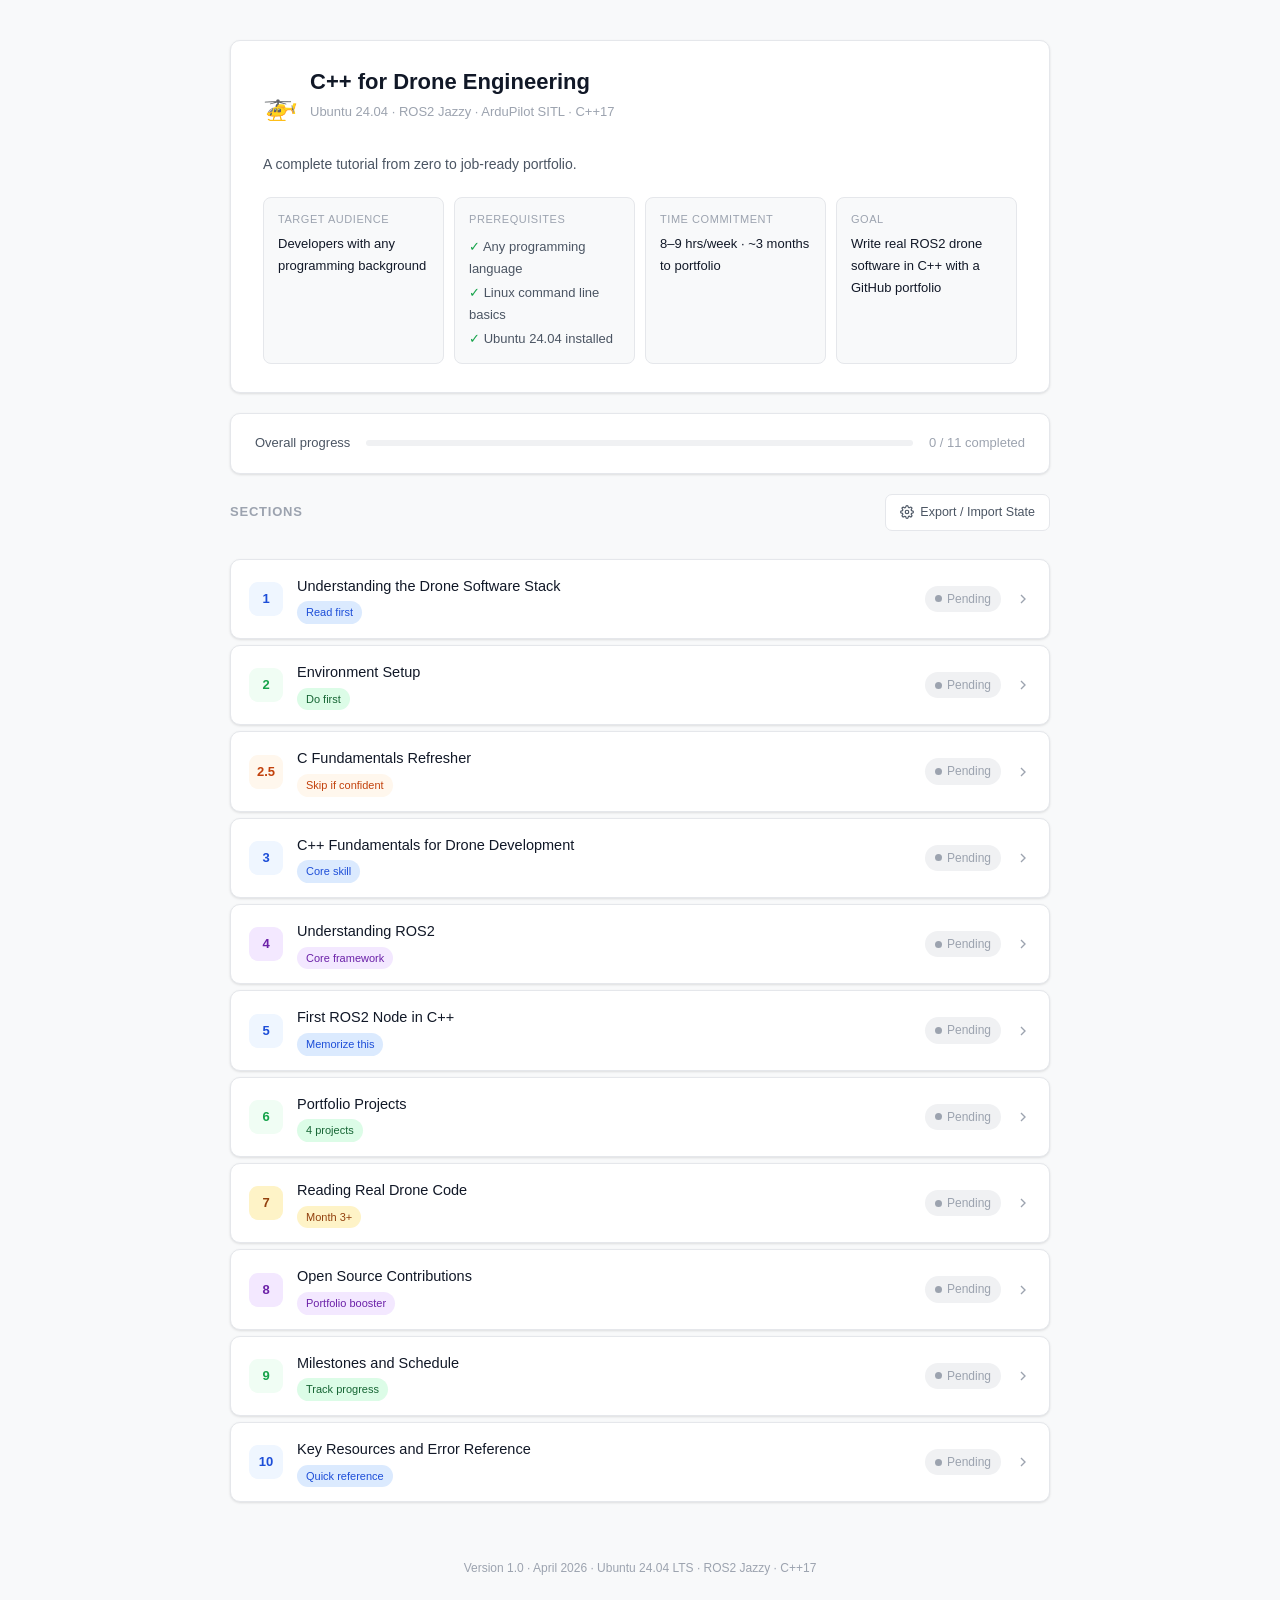
<file: index.html>
<!DOCTYPE html>
<html lang="en">
<head>
<meta charset="UTF-8">
<meta name="viewport" content="width=device-width, initial-scale=1.0">
<title>C++ for Drone Engineering</title>
<link rel="stylesheet" href="css/styles.css">
<style>
  body { padding-top: 0; }
  .dash-layout { max-width: 860px; margin: 0 auto; padding: 40px 20px 80px; }
  .dash-top-bar {
    display: flex; align-items: center; justify-content: space-between;
    margin-bottom: 28px; flex-wrap: wrap; gap: 12px;
  }
  .dash-top-bar h1 { font-size: 13px; font-weight: 600; color: var(--text3); text-transform: uppercase; letter-spacing: .06em; }
  .dash-actions { display: flex; gap: 8px; }
</style>
</head>
<body>

<div class="dash-layout">

  <!-- Dashboard Header -->
  <div class="dashboard-header">
    <div style="display:flex;align-items:center;gap:12px;margin-bottom:10px;">
      <span style="font-size:28px;">🚁</span>
      <div>
        <h1 style="font-size:22px;font-weight:700;line-height:1.2;">C++ for Drone Engineering</h1>
        <p style="color:var(--text3);font-size:13px;margin-top:2px;">Ubuntu 24.04 · ROS2 Jazzy · ArduPilot SITL · C++17</p>
      </div>
    </div>
    <p style="color:var(--text2);font-size:14px;margin-bottom:20px;">A complete tutorial from zero to job-ready portfolio.</p>
    <div class="meta-grid">
      <div class="meta-item">
        <div class="meta-label">Target audience</div>
        <div class="meta-value">Developers with any programming background</div>
      </div>
      <div class="meta-item">
        <div class="meta-label">Prerequisites</div>
        <ul class="prereq-list">
          <li>Any programming language</li>
          <li>Linux command line basics</li>
          <li>Ubuntu 24.04 installed</li>
        </ul>
      </div>
      <div class="meta-item">
        <div class="meta-label">Time commitment</div>
        <div class="meta-value">8–9 hrs/week · ~3 months to portfolio</div>
      </div>
      <div class="meta-item">
        <div class="meta-label">Goal</div>
        <div class="meta-value">Write real ROS2 drone software in C++ with a GitHub portfolio</div>
      </div>
    </div>
  </div>

  <!-- Progress -->
  <div class="progress-card">
    <span class="progress-label">Overall progress</span>
    <div class="progress-track"><div class="progress-fill" id="dashProgressFill"></div></div>
    <span class="progress-count" id="dashProgressCount">0 / 11</span>
  </div>

  <!-- Toolbar -->
  <div class="dash-top-bar">
    <h1>Sections</h1>
    <div class="dash-actions">
      <a href="pages/settings.html" class="btn">
        <svg width="14" height="14" fill="none" stroke="currentColor" stroke-width="2" viewBox="0 0 24 24"><circle cx="12" cy="12" r="3"/><path d="M19.4 15a1.65 1.65 0 0 0 .33 1.82l.06.06a2 2 0 0 1-2.83 2.83l-.06-.06a1.65 1.65 0 0 0-1.82-.33 1.65 1.65 0 0 0-1 1.51V21a2 2 0 0 1-4 0v-.09A1.65 1.65 0 0 0 9 19.4a1.65 1.65 0 0 0-1.82.33l-.06.06a2 2 0 0 1-2.83-2.83l.06-.06A1.65 1.65 0 0 0 4.68 15a1.65 1.65 0 0 0-1.51-1H3a2 2 0 0 1 0-4h.09A1.65 1.65 0 0 0 4.6 9a1.65 1.65 0 0 0-.33-1.82l-.06-.06a2 2 0 0 1 2.83-2.83l.06.06A1.65 1.65 0 0 0 9 4.68a1.65 1.65 0 0 0 1-1.51V3a2 2 0 0 1 4 0v.09a1.65 1.65 0 0 0 1 1.51 1.65 1.65 0 0 0 1.82-.33l.06-.06a2 2 0 0 1 2.83 2.83l-.06.06A1.65 1.65 0 0 0 19.4 9a1.65 1.65 0 0 0 1.51 1H21a2 2 0 0 1 0 4h-.09a1.65 1.65 0 0 0-1.51 1z"/></svg>
        Export / Import State
      </a>
    </div>
  </div>

  <!-- Section List -->
  <div class="section-list" id="sectionList">
    <!-- Populated by JS -->
  </div>

  <div class="page-footer">Version 1.0 · April 2026 · Ubuntu 24.04 LTS · ROS2 Jazzy · C++17</div>
</div>

<script src="js/app.js"></script>
<script>initDashboard();</script>
</body>
</html>
</file>
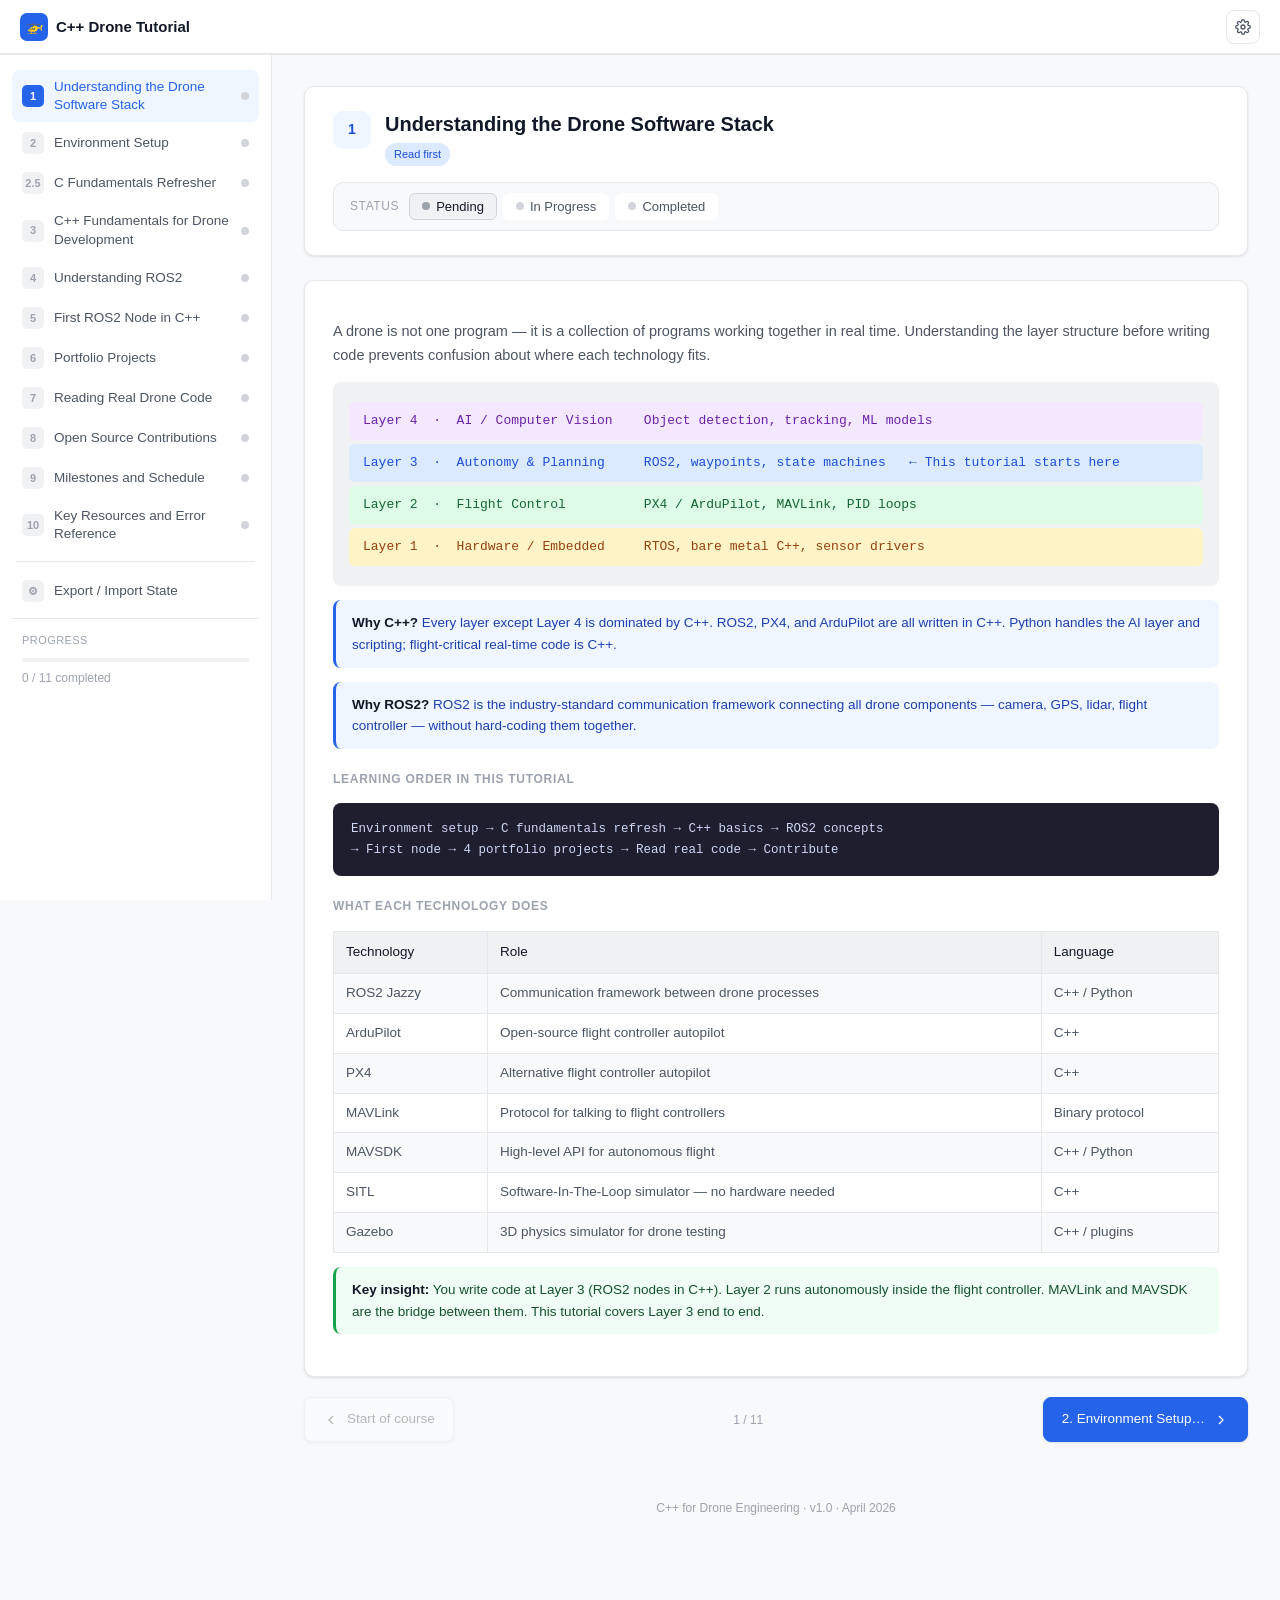
<file: pages/section-1.html>
<!DOCTYPE html>
<html lang="en">
<head>
<meta charset="UTF-8">
<meta name="viewport" content="width=device-width, initial-scale=1.0">
<title>Section 1 — Understanding the Drone Software Stack</title>
<link rel="stylesheet" href="../css/styles.css">
</head>
<body>
<div id="page-content">

  <p>A drone is not one program — it is a collection of programs working together in real time. Understanding the layer structure before writing code prevents confusion about where each technology fits.</p>

  <div class="stack">
    <div class="stack-layer" style="background:#f3e8ff;color:#6b21a8;">Layer 4 &nbsp;·&nbsp; AI / Computer Vision &nbsp;&nbsp; Object detection, tracking, ML models</div>
    <div class="stack-layer" style="background:#dbeafe;color:#1d4ed8;">Layer 3 &nbsp;·&nbsp; Autonomy &amp; Planning &nbsp;&nbsp;&nbsp; ROS2, waypoints, state machines &nbsp; ← This tutorial starts here</div>
    <div class="stack-layer" style="background:#dcfce7;color:#166534;">Layer 2 &nbsp;·&nbsp; Flight Control &nbsp;&nbsp;&nbsp;&nbsp;&nbsp;&nbsp;&nbsp;&nbsp; PX4 / ArduPilot, MAVLink, PID loops</div>
    <div class="stack-layer" style="background:#fef3c7;color:#92400e;">Layer 1 &nbsp;·&nbsp; Hardware / Embedded &nbsp;&nbsp;&nbsp; RTOS, bare metal C++, sensor drivers</div>
  </div>

  <div class="callout callout-info"><strong>Why C++?</strong> Every layer except Layer 4 is dominated by C++. ROS2, PX4, and ArduPilot are all written in C++. Python handles the AI layer and scripting; flight-critical real-time code is C++.</div>

  <div class="callout callout-info"><strong>Why ROS2?</strong> ROS2 is the industry-standard communication framework connecting all drone components — camera, GPS, lidar, flight controller — without hard-coding them together.</div>

  <h4>Learning order in this tutorial</h4>
  <pre>Environment setup → C fundamentals refresh → C++ basics → ROS2 concepts
→ First node → 4 portfolio projects → Read real code → Contribute</pre>

  <h4>What each technology does</h4>
  <table>
    <tr><th>Technology</th><th>Role</th><th>Language</th></tr>
    <tr><td>ROS2 Jazzy</td><td>Communication framework between drone processes</td><td>C++ / Python</td></tr>
    <tr><td>ArduPilot</td><td>Open-source flight controller autopilot</td><td>C++</td></tr>
    <tr><td>PX4</td><td>Alternative flight controller autopilot</td><td>C++</td></tr>
    <tr><td>MAVLink</td><td>Protocol for talking to flight controllers</td><td>Binary protocol</td></tr>
    <tr><td>MAVSDK</td><td>High-level API for autonomous flight</td><td>C++ / Python</td></tr>
    <tr><td>SITL</td><td>Software-In-The-Loop simulator — no hardware needed</td><td>C++</td></tr>
    <tr><td>Gazebo</td><td>3D physics simulator for drone testing</td><td>C++ / plugins</td></tr>
  </table>

  <div class="callout callout-success"><strong>Key insight:</strong> You write code at Layer 3 (ROS2 nodes in C++). Layer 2 runs autonomously inside the flight controller. MAVLink and MAVSDK are the bridge between them. This tutorial covers Layer 3 end to end.</div>

</div>
<script src="../js/app.js"></script>
<script>initPage('s1', '../');</script>
</body>
</html>
</file>
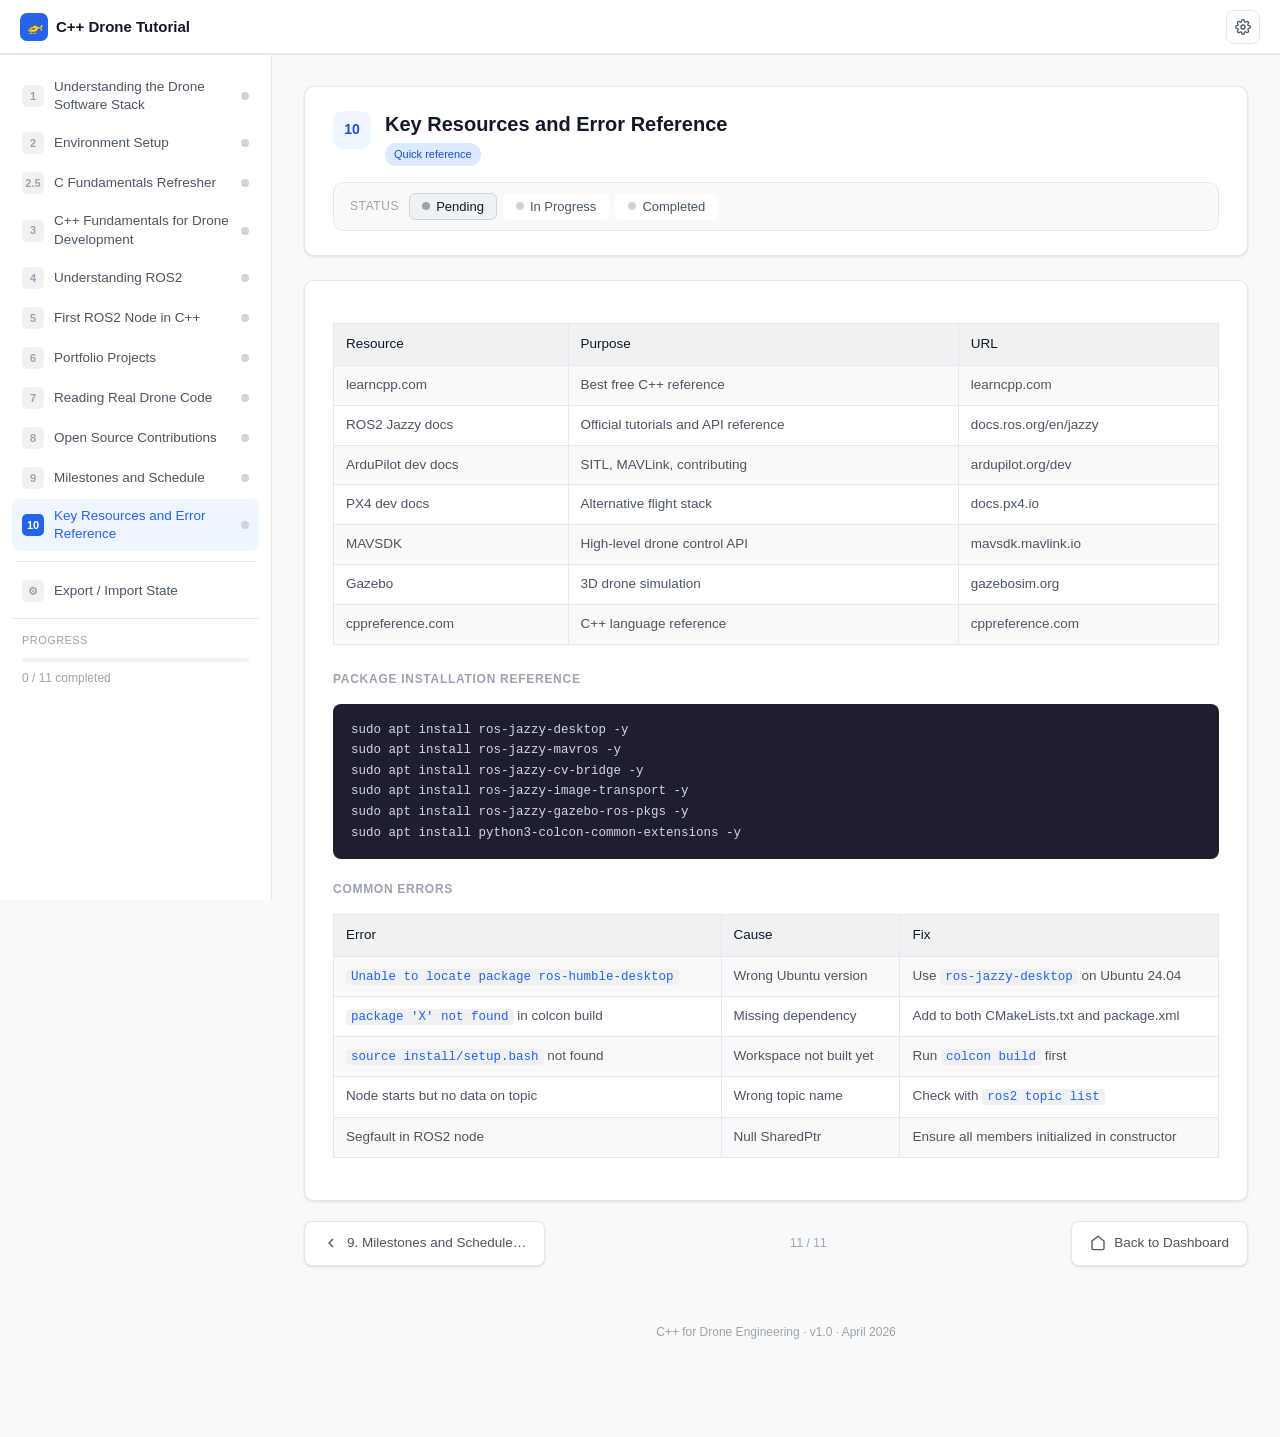
<file: pages/section-10.html>
<!DOCTYPE html>
<html lang="en">
<head>
<meta charset="UTF-8">
<meta name="viewport" content="width=device-width, initial-scale=1.0">
<title>Section 10 — Key Resources and Error Reference</title>
<link rel="stylesheet" href="../css/styles.css">
</head>
<body>
<div id="page-content">

  <table>
    <tr><th>Resource</th><th>Purpose</th><th>URL</th></tr>
    <tr><td>learncpp.com</td><td>Best free C++ reference</td><td>learncpp.com</td></tr>
    <tr><td>ROS2 Jazzy docs</td><td>Official tutorials and API reference</td><td>docs.ros.org/en/jazzy</td></tr>
    <tr><td>ArduPilot dev docs</td><td>SITL, MAVLink, contributing</td><td>ardupilot.org/dev</td></tr>
    <tr><td>PX4 dev docs</td><td>Alternative flight stack</td><td>docs.px4.io</td></tr>
    <tr><td>MAVSDK</td><td>High-level drone control API</td><td>mavsdk.mavlink.io</td></tr>
    <tr><td>Gazebo</td><td>3D drone simulation</td><td>gazebosim.org</td></tr>
    <tr><td>cppreference.com</td><td>C++ language reference</td><td>cppreference.com</td></tr>
  </table>

  <h4 style="margin-top:24px;">Package installation reference</h4>
  <pre>sudo apt install ros-jazzy-desktop -y
sudo apt install ros-jazzy-mavros -y
sudo apt install ros-jazzy-cv-bridge -y
sudo apt install ros-jazzy-image-transport -y
sudo apt install ros-jazzy-gazebo-ros-pkgs -y
sudo apt install python3-colcon-common-extensions -y</pre>

  <h4>Common errors</h4>
  <table>
    <tr><th>Error</th><th>Cause</th><th>Fix</th></tr>
    <tr><td><code>Unable to locate package ros-humble-desktop</code></td><td>Wrong Ubuntu version</td><td>Use <code>ros-jazzy-desktop</code> on Ubuntu 24.04</td></tr>
    <tr><td><code>package 'X' not found</code> in colcon build</td><td>Missing dependency</td><td>Add to both CMakeLists.txt and package.xml</td></tr>
    <tr><td><code>source install/setup.bash</code> not found</td><td>Workspace not built yet</td><td>Run <code>colcon build</code> first</td></tr>
    <tr><td>Node starts but no data on topic</td><td>Wrong topic name</td><td>Check with <code>ros2 topic list</code></td></tr>
    <tr><td>Segfault in ROS2 node</td><td>Null SharedPtr</td><td>Ensure all members initialized in constructor</td></tr>
  </table>

</div>
<script src="../js/app.js"></script>
<script>initPage('s10', '../');</script>
</body>
</html>
</file>
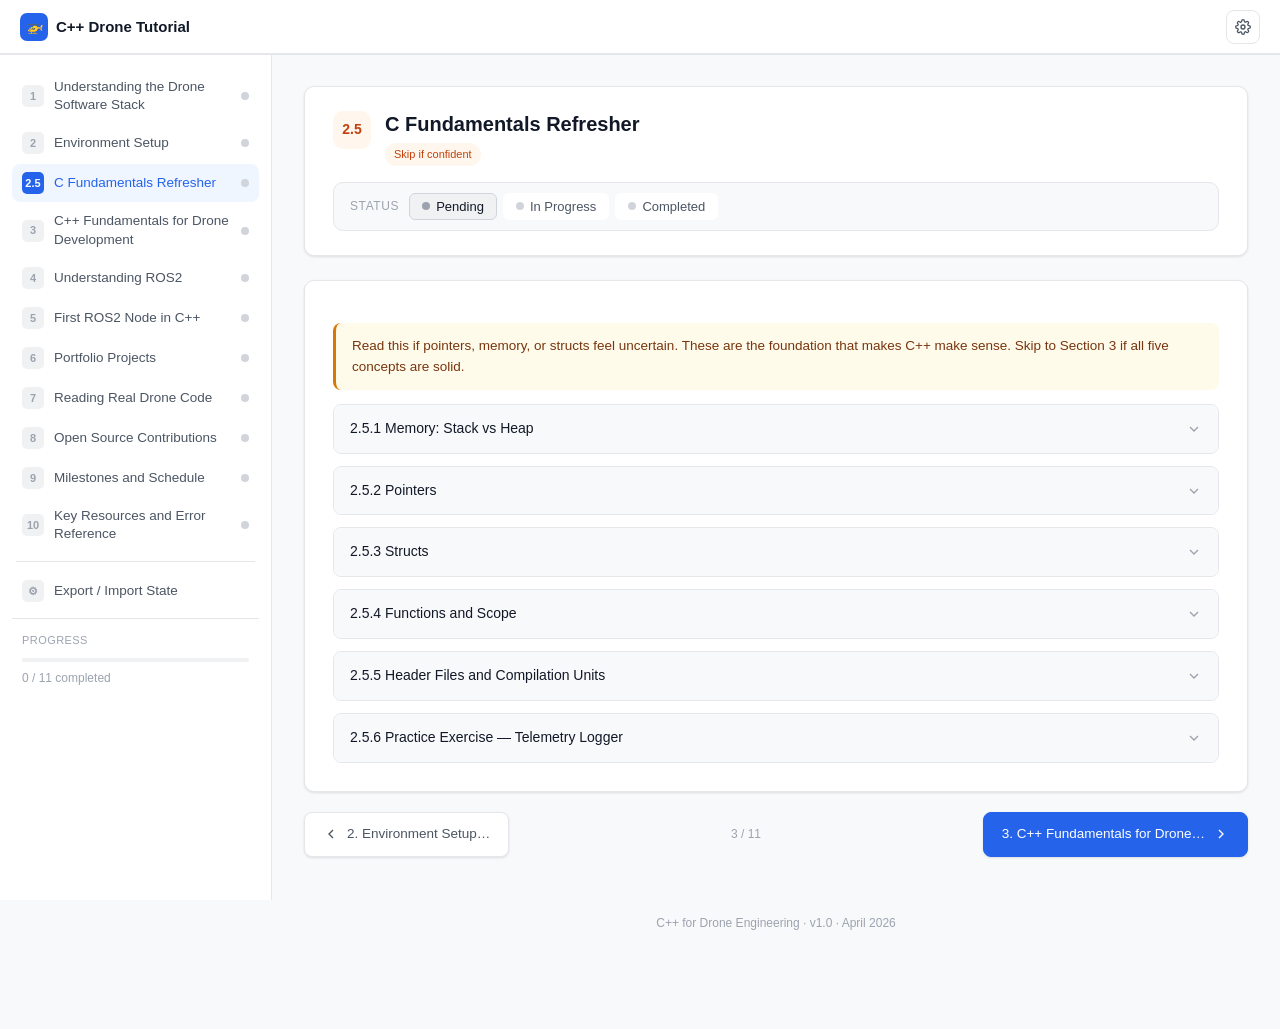
<file: pages/section-2-5.html>
<!DOCTYPE html>
<html lang="en">
<head>
<meta charset="UTF-8">
<meta name="viewport" content="width=device-width, initial-scale=1.0">
<title>Section 2.5 — C Fundamentals Refresher</title>
<link rel="stylesheet" href="../css/styles.css">
</head>
<body>
<div id="page-content">

  <div class="callout callout-warning">Read this if pointers, memory, or structs feel uncertain. These are the foundation that makes C++ make sense. Skip to Section 3 if all five concepts are solid.</div>

  <!-- 2.5.1 -->
  <div class="sub-section" id="s25-1">
    <div class="sub-header" onclick="toggleSub('s25-1')">
      <div class="sub-title">2.5.1 Memory: Stack vs Heap</div>
      <svg class="sub-chevron" viewBox="0 0 24 24" fill="none" stroke="currentColor" stroke-width="2"><polyline points="6 9 12 15 18 9"/></svg>
    </div>
    <div class="sub-body">
      <pre>#include &lt;stdio.h&gt;
#include &lt;stdlib.h&gt;

void demonstrate_memory() {
    // STACK — automatic, fast, limited (~1–8MB)
    int altitude = 100;
    float battery[4] = {87.2, 86.1, 85.0, 83.9};
    // freed automatically when function returns

    // HEAP — manual, slower, much larger
    float* sensor_readings = malloc(10 * sizeof(float));
    sensor_readings[0] = 23.8;
    free(sensor_readings);   // MUST free — forget = memory leak
    sensor_readings = NULL;  // good practice
}</pre>
      <div class="callout callout-warning">Never return a pointer to a stack variable. The stack is destroyed when the function returns.
<pre>float* bad()  { float x = 100.0; return &amp;x; }  // WRONG — dangling pointer
float* good() { float* x = malloc(sizeof(float)); *x = 100.0; return x; } // OK</pre></div>
      <p><strong>Why this matters:</strong> C++ smart pointers (Section 3.4) automate the <code>free()</code> step — but only make sense if the underlying concept is understood.</p>
    </div>
  </div>

  <!-- 2.5.2 -->
  <div class="sub-section" id="s25-2">
    <div class="sub-header" onclick="toggleSub('s25-2')">
      <div class="sub-title">2.5.2 Pointers</div>
      <svg class="sub-chevron" viewBox="0 0 24 24" fill="none" stroke="currentColor" stroke-width="2"><polyline points="6 9 12 15 18 9"/></svg>
    </div>
    <div class="sub-body">
      <pre>float altitude = 100.0;
float* ptr = &amp;altitude;  // &amp; = "address of"

printf("%.1f\n", *ptr);  // 100.0  (* = dereference)
*ptr = 200.0;
printf("%.1f\n", altitude);  // 200.0 — original changed

// NULL — always check before dereferencing
float* empty = NULL;
if (empty != NULL) { printf("%.1f\n", *empty); }
// Dereferencing NULL = segfault = most common drone code crash</pre>
      <pre>// Pointer arithmetic — used in sensor data buffers
float readings[5] = {10.0, 20.0, 30.0, 40.0, 50.0};
float* p = readings;
printf("%.1f\n", *(p+1));  // 20.0
printf("%.1f\n", readings[1]);  // same thing</pre>
    </div>
  </div>

  <!-- 2.5.3 -->
  <div class="sub-section" id="s25-3">
    <div class="sub-header" onclick="toggleSub('s25-3')">
      <div class="sub-title">2.5.3 Structs</div>
      <svg class="sub-chevron" viewBox="0 0 24 24" fill="none" stroke="currentColor" stroke-width="2"><polyline points="6 9 12 15 18 9"/></svg>
    </div>
    <div class="sub-body">
      <pre>typedef struct {
    double latitude;
    double longitude;
    float  altitude;
} GPSPosition;

// Pass by pointer — avoids copying large structs
void update_altitude(GPSPosition* pos, float new_alt) {
    pos->altitude = new_alt;  // -> for pointer to struct
}

GPSPosition home = {23.8103, 90.4125, 10.0};
update_altitude(&amp;home, 25.0);
printf("%.1f\n", home.altitude);  // 25.0</pre>
      <p><strong>Why this matters:</strong> Every ROS2 message works exactly like this struct. <code>sensor_msgs::msg::NavSatFix</code> has <code>latitude</code>, <code>longitude</code>, <code>altitude</code> fields — identical concept.</p>
    </div>
  </div>

  <!-- 2.5.4 -->
  <div class="sub-section" id="s25-4">
    <div class="sub-header" onclick="toggleSub('s25-4')">
      <div class="sub-title">2.5.4 Functions and Scope</div>
      <svg class="sub-chevron" viewBox="0 0 24 24" fill="none" stroke="currentColor" stroke-width="2"><polyline points="6 9 12 15 18 9"/></svg>
    </div>
    <div class="sub-body">
      <pre>// Pass by value — function gets a COPY, original unchanged
void reset_by_value(float altitude) { altitude = 0.0; }

// Pass by pointer — can modify original
void reset_by_pointer(float* altitude) { *altitude = 0.0; }

float alt = 100.0;
reset_by_value(alt);    printf("%.1f\n", alt);  // 100.0 — unchanged
reset_by_pointer(&amp;alt); printf("%.1f\n", alt);  // 0.0 — changed</pre>
      <pre>// Output parameter — returning multiple values
void get_gps_error(float* h_err, float* v_err) {
    *h_err = 2.5;
    *v_err = 4.1;
}

float h, v;
get_gps_error(&amp;h, &amp;v);  // h=2.5, v=4.1</pre>
    </div>
  </div>

  <!-- 2.5.5 -->
  <div class="sub-section" id="s25-5">
    <div class="sub-header" onclick="toggleSub('s25-5')">
      <div class="sub-title">2.5.5 Header Files and Compilation Units</div>
      <svg class="sub-chevron" viewBox="0 0 24 24" fill="none" stroke="currentColor" stroke-width="2"><polyline points="6 9 12 15 18 9"/></svg>
    </div>
    <div class="sub-body">
      <pre>// gps.h — declares what exists
#ifndef GPS_H
#define GPS_H
typedef struct { double lat; double lon; float alt; } GPSPos;
float distance(GPSPos a, GPSPos b);  // declaration only
#endif</pre>
      <pre>// gps.c — defines how it works
#include "gps.h"
#include &lt;math.h&gt;
float distance(GPSPos a, GPSPos b) {
    double dlat = a.lat - b.lat;
    double dlon = a.lon - b.lon;
    return (float)sqrt(dlat*dlat + dlon*dlon);
}</pre>
      <pre># Compile multiple files
gcc main.c gps.c -o drone_nav -lm</pre>
      <p><strong>Why this matters:</strong> CMakeLists.txt in ROS2 does exactly this — specifies which <code>.cpp</code> files to compile and which libraries to link. Understanding this makes CMake errors readable.</p>
    </div>
  </div>

  <!-- 2.5.6 -->
  <div class="sub-section" id="s25-6">
    <div class="sub-header" onclick="toggleSub('s25-6')">
      <div class="sub-title">2.5.6 Practice Exercise — Telemetry Logger</div>
      <svg class="sub-chevron" viewBox="0 0 24 24" fill="none" stroke="currentColor" stroke-width="2"><polyline points="6 9 12 15 18 9"/></svg>
    </div>
    <div class="sub-body">
      <p>Write a single C program using all five concepts. Takes 30–60 minutes. Confirms readiness for Section 3.</p>
      <h4>Requirements</h4>
      <ul class="checklist" id="cl-25-6">
        <li><input type="checkbox" id="c25a"><label for="c25a">Define a <code>TelemetryRecord</code> struct: timestamp, altitude, latitude, longitude, battery_percent</label></li>
        <li><input type="checkbox" id="c25b"><label for="c25b">Write <code>create_log(int size)</code> — allocates array on heap, returns pointer</label></li>
        <li><input type="checkbox" id="c25c"><label for="c25c">Write <code>fill_record(TelemetryRecord* r, ...)</code> — fills one record via pointer</label></li>
        <li><input type="checkbox" id="c25d"><label for="c25d">Write <code>print_log(TelemetryRecord* log, int size)</code> — prints all records</label></li>
        <li><input type="checkbox" id="c25e"><label for="c25e">Write <code>free_log(TelemetryRecord** log)</code> — frees memory, sets to NULL</label></li>
        <li><input type="checkbox" id="c25f"><label for="c25f">Program compiles and runs with correct output</label></li>
        <li><input type="checkbox" id="c25g"><label for="c25g">Valgrind shows zero leaks: <code>gcc -g telemetry.c -o t &amp;&amp; valgrind --leak-check=full ./t</code></label></li>
      </ul>
      <pre># Expected output:
[0.0s] Alt:  0.0m  Lat: 23.810300  Lon: 90.412500  Bat: 100%
[1.0s] Alt: 10.5m  Lat: 23.810350  Lon: 90.412550  Bat:  99%</pre>
    </div>
  </div>

</div>
<script src="../js/app.js"></script>
<script>initPage('s25', '../');</script>
</body>
</html>
</file>
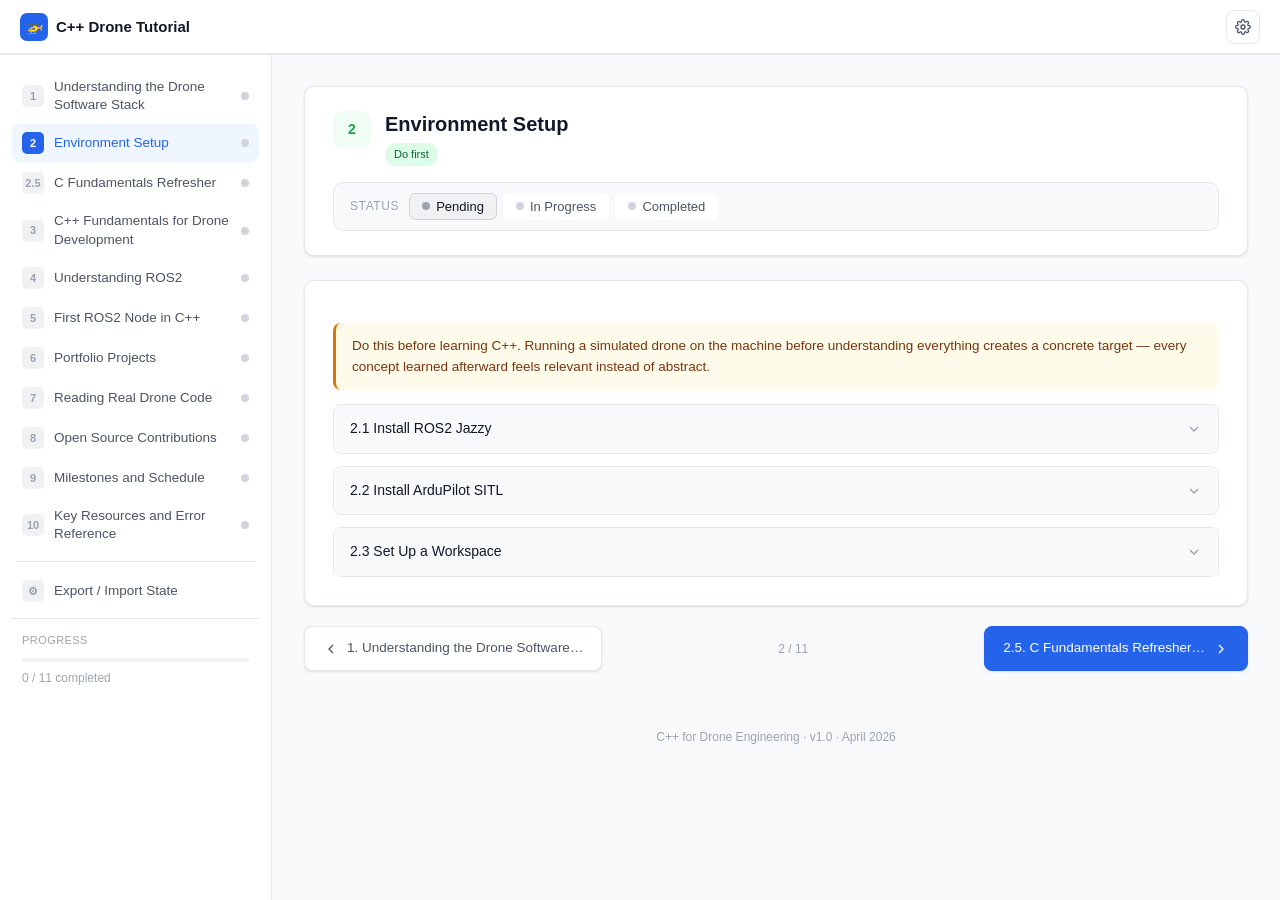
<file: pages/section-2.html>
<!DOCTYPE html>
<html lang="en">
<head>
<meta charset="UTF-8">
<meta name="viewport" content="width=device-width, initial-scale=1.0">
<title>Section 2 — Environment Setup</title>
<link rel="stylesheet" href="../css/styles.css">
</head>
<body>
<div id="page-content">

  <div class="callout callout-warning">Do this before learning C++. Running a simulated drone on the machine before understanding everything creates a concrete target — every concept learned afterward feels relevant instead of abstract.</div>

  <!-- 2.1 -->
  <div class="sub-section" id="s2-1">
    <div class="sub-header" onclick="toggleSub('s2-1')">
      <div class="sub-title">2.1 Install ROS2 Jazzy</div>
      <svg class="sub-chevron" viewBox="0 0 24 24" fill="none" stroke="currentColor" stroke-width="2"><polyline points="6 9 12 15 18 9"/></svg>
    </div>
    <div class="sub-body">
      <p>ROS2 Jazzy is the LTS release for Ubuntu 24.04. Run each command separately.</p>
      <pre># Step 1 — Install prerequisites
sudo apt install software-properties-common curl -y</pre>
      <pre># Step 2 — Add the GPG key
sudo curl -sSL https://raw.githubusercontent.com/ros/rosdistro/master/ros.key \
  -o /usr/share/keyrings/ros-archive-keyring.gpg</pre>
      <pre># Step 3 — Add the ROS2 repository
echo "deb [arch=$(dpkg --print-architecture) signed-by=/usr/share/keyrings/ros-archive-keyring.gpg] http://packages.ros.org/ros2/ubuntu $(. /etc/os-release &amp;&amp; echo $UBUNTU_CODENAME) main" | sudo tee /etc/apt/sources.list.d/ros2.list > /dev/null</pre>
      <pre># Step 4 — Install
sudo apt update
sudo apt install ros-jazzy-desktop -y</pre>
      <pre># Step 5 — Source on every terminal session
echo "source /opt/ros/jazzy/setup.bash" >> ~/.bashrc
source ~/.bashrc</pre>
      <pre># Step 6 — Verify
ros2 --version</pre>
      <h4>Test that ROS2 works</h4>
      <p>Open two terminals side by side:</p>
      <pre># Terminal 1
ros2 run demo_nodes_cpp talker

# Terminal 2
ros2 run demo_nodes_cpp listener
# Expected: [INFO] I heard: Hello World: 1, 2, 3...</pre>
      <div class="callout callout-success">If the listener prints "Hello World" — ROS2 Jazzy is fully installed. Stop both with Ctrl+C.</div>
    </div>
  </div>

  <!-- 2.2 -->
  <div class="sub-section" id="s2-2">
    <div class="sub-header" onclick="toggleSub('s2-2')">
      <div class="sub-title">2.2 Install ArduPilot SITL</div>
      <svg class="sub-chevron" viewBox="0 0 24 24" fill="none" stroke="currentColor" stroke-width="2"><polyline points="6 9 12 15 18 9"/></svg>
    </div>
    <div class="sub-body">
      <p>SITL (Software In The Loop) runs a complete virtual drone on the machine — same code as real hardware, without physical motors. This is how drone developers test software without a physical drone.</p>
      <pre>git clone https://github.com/ArduPilot/ardupilot.git
cd ardupilot
git submodule update --init --recursive</pre>
      <pre>Tools/environment_install/install-prereqs-ubuntu.sh -y
. ~/.profile</pre>
      <pre># Build takes 5–15 minutes
./waf configure --board sitl
./waf copter</pre>
      <pre># Run the simulation
sim_vehicle.py -v ArduCopter --console --map</pre>
      <p>Three windows appear: Map (top-down drone view), Console (live telemetry), Terminal (MAVProxy commands).</p>
      <pre># Arm and take off manually — type in the MAVProxy terminal:
mode guided
arm throttle
takeoff 20</pre>
      <div class="callout callout-success">✅ Milestone: A virtual drone is flying on screen. This is real drone software running on the machine. Everything in this tutorial runs here first.</div>
    </div>
  </div>

  <!-- 2.3 -->
  <div class="sub-section" id="s2-3">
    <div class="sub-header" onclick="toggleSub('s2-3')">
      <div class="sub-title">2.3 Set Up a Workspace</div>
      <svg class="sub-chevron" viewBox="0 0 24 24" fill="none" stroke="currentColor" stroke-width="2"><polyline points="6 9 12 15 18 9"/></svg>
    </div>
    <div class="sub-body">
      <p>All ROS2 code lives in a workspace. Create this once — every project in this tutorial goes inside it.</p>
      <pre>mkdir -p ~/drone_ws/src
cd ~/drone_ws

# Auto-source on terminal open
echo "cd ~/drone_ws &amp;&amp; source install/setup.bash 2>/dev/null; cd ~" >> ~/.bashrc</pre>
      <pre>~/drone_ws/
  src/          ← all packages go here
  build/        ← generated, do not edit
  install/      ← generated, do not edit
  log/          ← generated, do not edit</pre>
      <div class="callout callout-info">The <code>src/</code> folder is the only one you create manually. The others are generated by <code>colcon build</code>. All tutorial projects get cloned or created inside <code>src/</code>.</div>
    </div>
  </div>

</div>
<script src="../js/app.js"></script>
<script>initPage('s2', '../');</script>
</body>
</html>
</file>
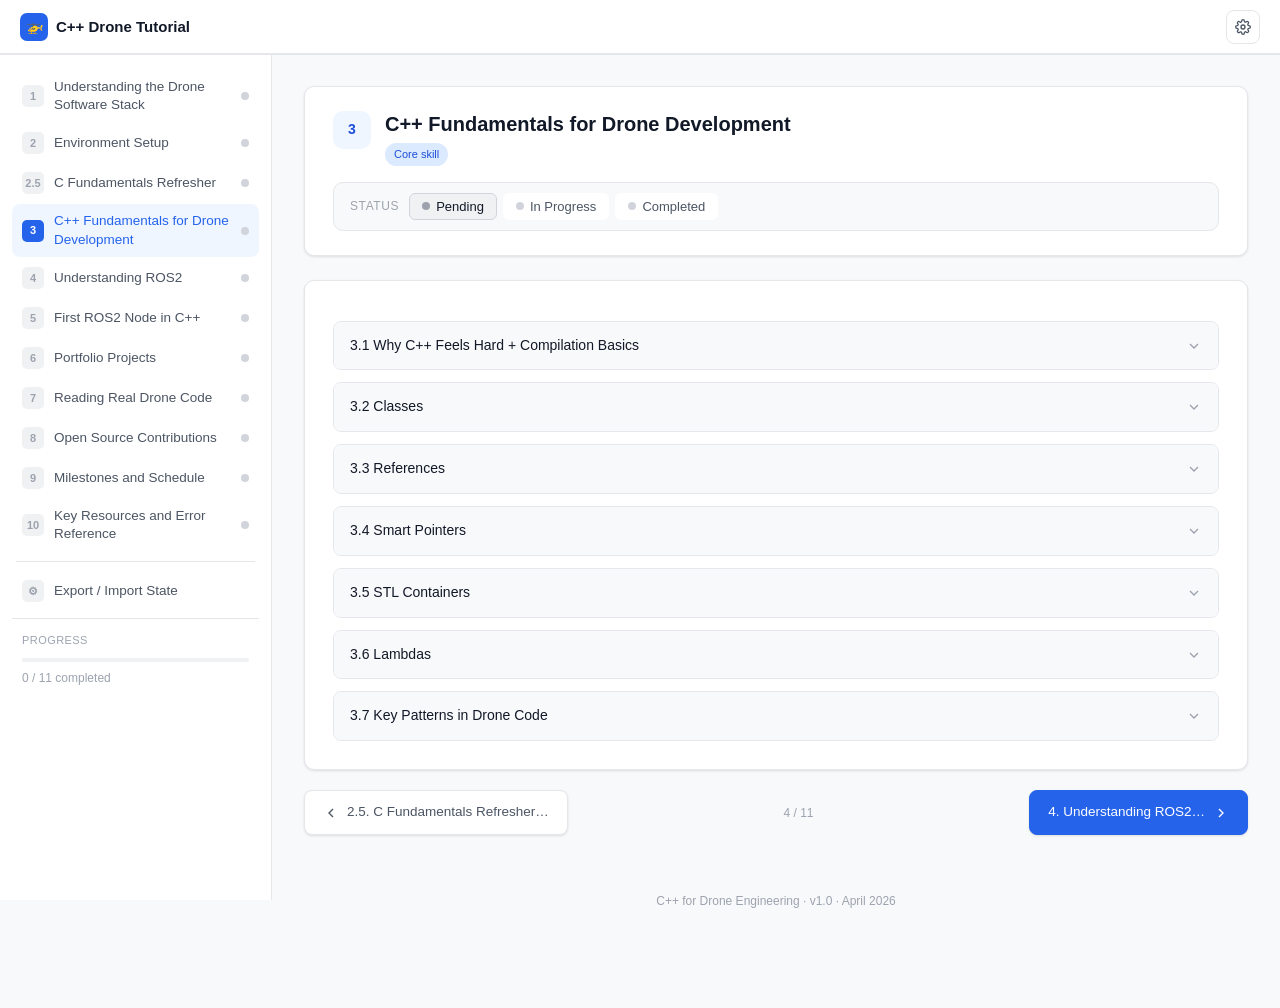
<file: pages/section-3.html>
<!DOCTYPE html>
<html lang="en">
<head>
<meta charset="UTF-8">
<meta name="viewport" content="width=device-width, initial-scale=1.0">
<title>Section 3 — C++ Fundamentals for Drone Development</title>
<link rel="stylesheet" href="../css/styles.css">
</head>
<body>
<div id="page-content">

  <!-- 3.1 -->
  <div class="sub-section" id="s3-1">
    <div class="sub-header" onclick="toggleSub('s3-1')">
      <div class="sub-title">3.1 Why C++ Feels Hard + Compilation Basics</div>
      <svg class="sub-chevron" viewBox="0 0 24 24" fill="none" stroke="currentColor" stroke-width="2"><polyline points="6 9 12 15 18 9"/></svg>
    </div>
    <div class="sub-body">
      <p>C++ has three things higher-level languages hide: manual memory management, compilation, and explicit types everywhere. These are features — they make C++ fast enough for real-time drone control.</p>
      <pre>cat &gt; hello.cpp &lt;&lt; 'EOF'
#include &lt;iostream&gt;
int main() {
    std::cout &lt;&lt; "Drone software starts here" &lt;&lt; std::endl;
    return 0;
}
EOF
g++ hello.cpp -o hello
./hello</pre>
      <p>Unlike Python, C++ must be compiled before running. Bugs caught at compile time cannot crash a drone in flight.</p>
      <table>
        <tr><th>Language</th><th>Compilation</th><th>Memory</th><th>Speed</th></tr>
        <tr><td>Python</td><td>Interpreted</td><td>Automatic GC</td><td>~50–100x slower than C++</td></tr>
        <tr><td>JavaScript</td><td>JIT compiled</td><td>Automatic GC</td><td>~10–50x slower than C++</td></tr>
        <tr><td>C++</td><td>AOT compiled</td><td>Manual / Smart pointers</td><td>Baseline — fastest</td></tr>
      </table>
    </div>
  </div>

  <!-- 3.2 -->
  <div class="sub-section" id="s3-2">
    <div class="sub-header" onclick="toggleSub('s3-2')">
      <div class="sub-title">3.2 Classes</div>
      <svg class="sub-chevron" viewBox="0 0 24 24" fill="none" stroke="currentColor" stroke-width="2"><polyline points="6 9 12 15 18 9"/></svg>
    </div>
    <div class="sub-body">
      <p>A class is a struct with functions attached and access control. Every ROS2 node, every sensor driver, every controller is a class.</p>
      <pre>#include &lt;cmath&gt;
class Point {
public:
    Point(float x, float y) : x_(x), y_(y) {}  // constructor

    float distance_to_origin() const {
        return std::sqrt(x_*x_ + y_*y_);
    }
    float x() const { return x_; }

private:
    float x_, y_;  // only accessible inside the class
};

Point p(3.0f, 4.0f);
p.distance_to_origin();  // 5.0</pre>
      <p><strong>Practice:</strong> Write a <code>Waypoint</code> class with latitude, longitude, altitude, and a method that calculates distance to another waypoint.</p>
    </div>
  </div>

  <!-- 3.3 -->
  <div class="sub-section" id="s3-3">
    <div class="sub-header" onclick="toggleSub('s3-3')">
      <div class="sub-title">3.3 References</div>
      <svg class="sub-chevron" viewBox="0 0 24 24" fill="none" stroke="currentColor" stroke-width="2"><polyline points="6 9 12 15 18 9"/></svg>
    </div>
    <div class="sub-body">
      <p>References are cleaner syntax for the same idea as C pointers — passing by address without the <code>*</code> and <code>&amp;</code> noise.</p>
      <pre>// C style
void set_c(float* altitude, float value) { *altitude = value; }
set_c(&amp;alt, 100.0f);

// C++ style — cleaner, same effect
void set_cpp(float&amp; altitude, float value) { altitude = value; }
set_cpp(alt, 100.0f);</pre>
      <p><strong>Rule:</strong> Prefer references over pointers. Use pointers only when the value can be absent (<code>nullptr</code>) or when transferring ownership.</p>
    </div>
  </div>

  <!-- 3.4 -->
  <div class="sub-section" id="s3-4">
    <div class="sub-header" onclick="toggleSub('s3-4')">
      <div class="sub-title">3.4 Smart Pointers</div>
      <svg class="sub-chevron" viewBox="0 0 24 24" fill="none" stroke="currentColor" stroke-width="2"><polyline points="6 9 12 15 18 9"/></svg>
    </div>
    <div class="sub-body">
      <p>Smart pointers automatically call <code>delete</code> when they go out of scope. Used in every single ROS2 node.</p>
      <pre>#include &lt;memory&gt;

// unique_ptr — one owner, freed when out of scope
auto p = std::make_unique&lt;float&gt;(100.0f);
// no delete needed

// shared_ptr — multiple owners, freed when last owner dies
// THIS IS EVERYWHERE IN ROS2
auto p = std::make_shared&lt;float&gt;(100.0f);
auto also_p = p;  // both point to same memory</pre>
      <div class="callout callout-info">This line appears in every ROS2 node:
<pre>rclcpp::Publisher&lt;sensor_msgs::msg::NavSatFix&gt;::SharedPtr publisher_;
//                                                          ↑ this is just shared_ptr</pre></div>
    </div>
  </div>

  <!-- 3.5 -->
  <div class="sub-section" id="s3-5">
    <div class="sub-header" onclick="toggleSub('s3-5')">
      <div class="sub-title">3.5 STL Containers</div>
      <svg class="sub-chevron" viewBox="0 0 24 24" fill="none" stroke="currentColor" stroke-width="2"><polyline points="6 9 12 15 18 9"/></svg>
    </div>
    <div class="sub-body">
      <p>Do not use raw C arrays in modern C++.</p>
      <pre>#include &lt;vector&gt;
#include &lt;map&gt;
#include &lt;string&gt;
#include &lt;array&gt;

std::vector&lt;float&gt; altitudes = {10.0, 20.0, 30.0};
altitudes.push_back(40.0);
for (float alt : altitudes) { /* range loop */ }

std::array&lt;double, 3&gt; waypoint = {23.8103, 90.4125, 50.0};
// [0]=lat  [1]=lon  [2]=altitude

std::map&lt;std::string, float&gt; sensor;
sensor["altitude"] = 100.5f;

std::string id = "UAV_001";
std::string full = id + "_SURVEY";  // "UAV_001_SURVEY"</pre>
      <table>
        <tr><th>Container</th><th>Use when</th><th>Equivalent in JS/Python</th></tr>
        <tr><td><code>std::vector</code></td><td>Dynamic array, size not known at compile time</td><td>Array / list</td></tr>
        <tr><td><code>std::array</code></td><td>Fixed size, known at compile time</td><td>Typed tuple</td></tr>
        <tr><td><code>std::map</code></td><td>Key-value pairs, sorted</td><td>Object / dict</td></tr>
        <tr><td><code>std::unordered_map</code></td><td>Key-value pairs, faster lookup</td><td>Map / dict</td></tr>
        <tr><td><code>std::string</code></td><td>Text</td><td>String</td></tr>
      </table>
    </div>
  </div>

  <!-- 3.6 -->
  <div class="sub-section" id="s3-6">
    <div class="sub-header" onclick="toggleSub('s3-6')">
      <div class="sub-title">3.6 Lambdas</div>
      <svg class="sub-chevron" viewBox="0 0 24 24" fill="none" stroke="currentColor" stroke-width="2"><polyline points="6 9 12 15 18 9"/></svg>
    </div>
    <div class="sub-body">
      <p>JavaScript arrow function = Python lambda = C++ lambda. Every ROS2 callback uses this pattern.</p>
      <pre>auto add = [](int a, int b) { return a + b; };
add(3, 4);  // 7

// Capture outer variable
float threshold = 5.0f;
auto is_close = [threshold](float dist) { return dist &lt; threshold; };

// [this] capture — used in every ROS2 node
timer_ = create_wall_timer(100ms, [this]() { publish_data(); });</pre>
      <div class="callout callout-info">
        <strong>Lambda syntax:</strong> <code>[capture](params) { body }</code><br>
        <code>[]</code> — capture nothing<br>
        <code>[=]</code> — capture all by value<br>
        <code>[&amp;]</code> — capture all by reference<br>
        <code>[this]</code> — capture the class instance (most common in ROS2)
      </div>
    </div>
  </div>

  <!-- 3.7 -->
  <div class="sub-section" id="s3-7">
    <div class="sub-header" onclick="toggleSub('s3-7')">
      <div class="sub-title">3.7 Key Patterns in Drone Code</div>
      <svg class="sub-chevron" viewBox="0 0 24 24" fill="none" stroke="currentColor" stroke-width="2"><polyline points="6 9 12 15 18 9"/></svg>
    </div>
    <div class="sub-body">
      <pre>// const reference — no copy, no modification
void process_gps(const sensor_msgs::msg::NavSatFix&amp; msg) { ... }

// enum class for state machines
enum class FlightState { IDLE, ARMING, TAKEOFF, NAVIGATING, LANDING };

// std::clamp — used in every controller
float throttle = std::clamp(computed, 0.0f, 1.0f);

// chrono literals — time durations
auto period = 100ms;  auto timeout = 5s;  auto fast = 10us;

// C++17 structured bindings
auto [lat, lon] = std::pair&lt;double,double&gt;{23.81, 90.41};</pre>
      <div class="callout callout-success"><strong>Section 3 Checkpoint</strong> — write a program that: (1) creates a <code>Drone</code> class with enum class state, altitude, battery, (2) stores 4 waypoints in <code>vector&lt;array&lt;double,3&gt;&gt;</code>, (3) prints them with range loop, (4) uses a lambda to filter waypoints above 50m. If it compiles and runs → proceed to Section 4.</div>
    </div>
  </div>

</div>
<script src="../js/app.js"></script>
<script>initPage('s3', '../');</script>
</body>
</html>
</file>
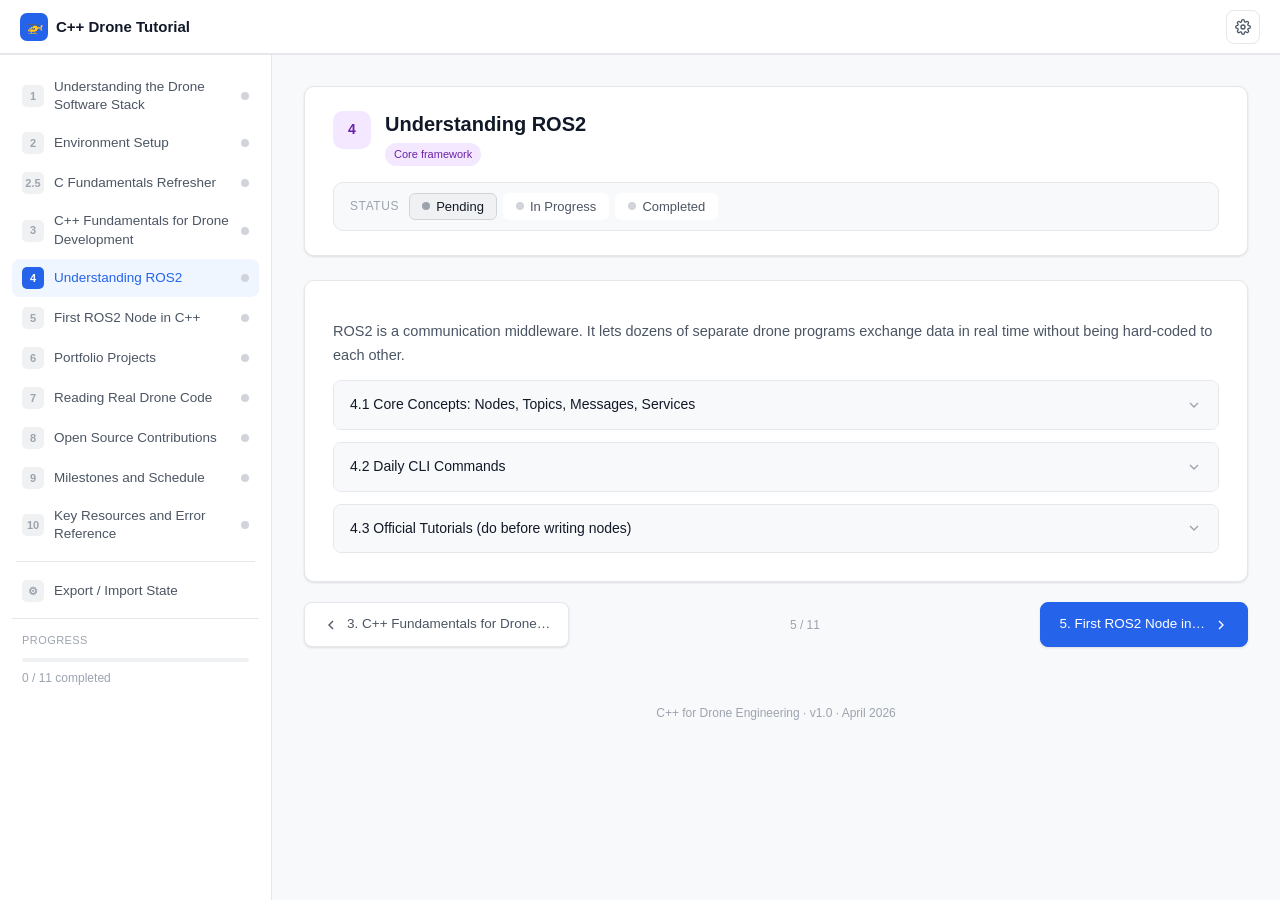
<file: pages/section-4.html>
<!DOCTYPE html>
<html lang="en">
<head>
<meta charset="UTF-8">
<meta name="viewport" content="width=device-width, initial-scale=1.0">
<title>Section 4 — Understanding ROS2</title>
<link rel="stylesheet" href="../css/styles.css">
</head>
<body>
<div id="page-content">

  <p>ROS2 is a communication middleware. It lets dozens of separate drone programs exchange data in real time without being hard-coded to each other.</p>

  <!-- 4.1 -->
  <div class="sub-section" id="s4-1">
    <div class="sub-header" onclick="toggleSub('s4-1')">
      <div class="sub-title">4.1 Core Concepts: Nodes, Topics, Messages, Services</div>
      <svg class="sub-chevron" viewBox="0 0 24 24" fill="none" stroke="currentColor" stroke-width="2"><polyline points="6 9 12 15 18 9"/></svg>
    </div>
    <div class="sub-body">
      <pre>WITHOUT ROS2                    WITH ROS2
────────────────────────────    ────────────────────────────────
camera → flight (custom code)   camera_node  publishes → /camera/image
gps → autopilot (custom code)   vision_node  subscribes ← /camera/image
                                             publishes  → /target/position
Everything tightly coupled.     autopilot_node subscribes ← /target/position
Change one = break others.                     publishes  → /cmd_vel
                                Loosely coupled. Add/remove nodes freely.</pre>

      <h4>Node</h4>
      <p>A single executable process with one responsibility. Nodes run independently.</p>
      <pre>ros2 node list
ros2 node info /node_name</pre>

      <h4>Topic</h4>
      <p>A named data stream. Any node can publish or subscribe. Publishers and subscribers don't know about each other — only the topic name.</p>
      <pre>ros2 topic list
ros2 topic echo /gps/fix
ros2 topic hz /camera/image_raw
ros2 topic pub /test std_msgs/msg/String "data: hello"</pre>

      <h4>Common drone message types</h4>
      <table>
        <tr><th>Message Type</th><th>Contains</th><th>Used For</th></tr>
        <tr><td><code>sensor_msgs/msg/NavSatFix</code></td><td>latitude, longitude, altitude</td><td>GPS position</td></tr>
        <tr><td><code>sensor_msgs/msg/Imu</code></td><td>orientation, angular velocity</td><td>IMU sensor</td></tr>
        <tr><td><code>sensor_msgs/msg/LaserScan</code></td><td>range array</td><td>Lidar</td></tr>
        <tr><td><code>sensor_msgs/msg/Image</code></td><td>raw image data</td><td>Camera</td></tr>
        <tr><td><code>geometry_msgs/msg/Twist</code></td><td>linear + angular velocity</td><td>Movement commands</td></tr>
        <tr><td><code>std_msgs/msg/Float64</code></td><td>single float</td><td>Simple values</td></tr>
      </table>

      <h4>Service (request/response)</h4>
      <pre>ros2 service list
ros2 service call /arm_motors std_srvs/srv/Trigger</pre>
      <p>Use topics for continuous data. Use services for one-time operations (arm, mode change).</p>
    </div>
  </div>

  <!-- 4.2 -->
  <div class="sub-section" id="s4-2">
    <div class="sub-header" onclick="toggleSub('s4-2')">
      <div class="sub-title">4.2 Daily CLI Commands</div>
      <svg class="sub-chevron" viewBox="0 0 24 24" fill="none" stroke="currentColor" stroke-width="2"><polyline points="6 9 12 15 18 9"/></svg>
    </div>
    <div class="sub-body">
      <pre># Nodes
ros2 node list                     # what's running
ros2 node info /name               # inputs, outputs

# Topics
ros2 topic list                    # all active topics
ros2 topic echo /topic             # see live data
ros2 topic hz /topic               # publish rate

# Build
colcon build                       # build everything
colcon build --packages-select pkg # build one package
source install/setup.bash          # ALWAYS after build

# Run
ros2 run pkg_name executable
ros2 launch pkg_name file.py

# Debug
rqt_graph                          # visual node/topic map
ros2 bag record -a                 # record everything
ros2 bag play file.bag             # replay</pre>
    </div>
  </div>

  <!-- 4.3 -->
  <div class="sub-section" id="s4-3">
    <div class="sub-header" onclick="toggleSub('s4-3')">
      <div class="sub-title">4.3 Official Tutorials (do before writing nodes)</div>
      <svg class="sub-chevron" viewBox="0 0 24 24" fill="none" stroke="currentColor" stroke-width="2"><polyline points="6 9 12 15 18 9"/></svg>
    </div>
    <div class="sub-body">
      <p>Complete these at <strong>docs.ros.org/en/jazzy/Tutorials.html</strong> before writing nodes from scratch. Takes 4–5 hours. Hands-on experience no reading can replace.</p>
      <table>
        <tr><th>Tutorial</th><th>What It Teaches</th></tr>
        <tr><td>Configuring environment</td><td>Sourcing, ROS_DOMAIN_ID</td></tr>
        <tr><td>Using turtlesim</td><td>Nodes and topics, visually</td></tr>
        <tr><td>Understanding nodes</td><td><code>ros2 node</code> commands</td></tr>
        <tr><td>Understanding topics</td><td><code>ros2 topic</code> commands, rqt_graph</td></tr>
        <tr><td>Understanding services</td><td>Request/response pattern</td></tr>
        <tr><td><strong>Writing publisher/subscriber (C++)</strong></td><td><strong>First real C++ ROS2 node</strong></td></tr>
        <tr><td><strong>Writing service/client (C++)</strong></td><td><strong>Services in C++</strong></td></tr>
        <tr><td>Creating a package</td><td>Workspace and package structure</td></tr>
      </table>
      <div class="callout callout-info">After completing the two bold entries, the code in Section 5 will be fully readable without confusion.</div>
    </div>
  </div>

</div>
<script src="../js/app.js"></script>
<script>initPage('s4', '../');</script>
</body>
</html>
</file>
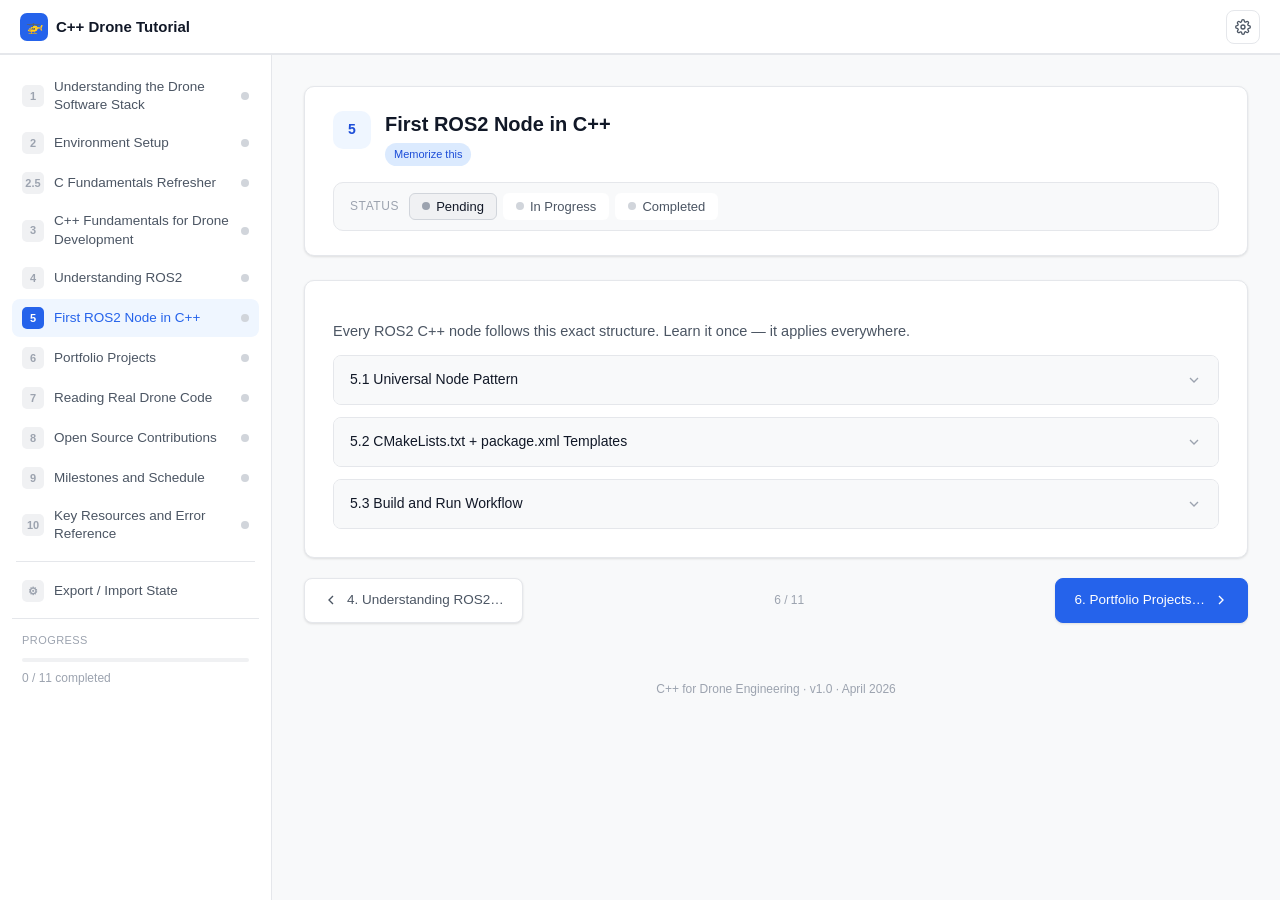
<file: pages/section-5.html>
<!DOCTYPE html>
<html lang="en">
<head>
<meta charset="UTF-8">
<meta name="viewport" content="width=device-width, initial-scale=1.0">
<title>Section 5 — First ROS2 Node in C++</title>
<link rel="stylesheet" href="../css/styles.css">
</head>
<body>
<div id="page-content">

  <p>Every ROS2 C++ node follows this exact structure. Learn it once — it applies everywhere.</p>

  <!-- 5.1 -->
  <div class="sub-section" id="s5-1">
    <div class="sub-header" onclick="toggleSub('s5-1')">
      <div class="sub-title">5.1 Universal Node Pattern</div>
      <svg class="sub-chevron" viewBox="0 0 24 24" fill="none" stroke="currentColor" stroke-width="2"><polyline points="6 9 12 15 18 9"/></svg>
    </div>
    <div class="sub-body">
      <pre>#include "rclcpp/rclcpp.hpp"
#include "some_msgs/msg/some_type.hpp"

// Step 1: Inherit from rclcpp::Node
class MyNode : public rclcpp::Node {
public:
    // Step 2: Constructor — set up publishers, subscribers, timers
    MyNode() : Node("my_node_name") {
        publisher_ = create_publisher&lt;MsgType&gt;("/topic", 10);

        subscriber_ = create_subscription&lt;MsgType&gt;(
            "/other_topic", 10,
            [this](const MsgType::SharedPtr msg) { on_message(msg); }
        );

        timer_ = create_wall_timer(
            std::chrono::milliseconds(100),
            [this]() { on_timer(); }
        );
        RCLCPP_INFO(get_logger(), "Node started");
    }

private:
    // Step 3: Callbacks
    void on_message(const MsgType::SharedPtr msg) { /* handle */ }
    void on_timer() { publisher_-&gt;publish(MsgType()); }

    // Step 4: Members — always SharedPtr
    rclcpp::Publisher&lt;MsgType&gt;::SharedPtr publisher_;
    rclcpp::Subscription&lt;MsgType&gt;::SharedPtr subscriber_;
    rclcpp::TimerBase::SharedPtr timer_;
};

// Step 5: main — always identical
int main(int argc, char* argv[]) {
    rclcpp::init(argc, argv);
    rclcpp::spin(std::make_shared&lt;MyNode&gt;());
    rclcpp::shutdown();
    return 0;
}</pre>
      <div class="callout callout-info">
        <strong>The 5-step pattern to memorize:</strong><br>
        1. Inherit from <code>rclcpp::Node</code><br>
        2. Constructor sets up pub/sub/timers<br>
        3. Private callbacks handle data<br>
        4. Members are always SharedPtr<br>
        5. <code>main()</code> is always the same 3 lines
      </div>
    </div>
  </div>

  <!-- 5.2 -->
  <div class="sub-section" id="s5-2">
    <div class="sub-header" onclick="toggleSub('s5-2')">
      <div class="sub-title">5.2 CMakeLists.txt + package.xml Templates</div>
      <svg class="sub-chevron" viewBox="0 0 24 24" fill="none" stroke="currentColor" stroke-width="2"><polyline points="6 9 12 15 18 9"/></svg>
    </div>
    <div class="sub-body">
      <div class="callout callout-warning">Most common mistake: adding a new message type to the .cpp file but forgetting to add it to BOTH CMakeLists.txt AND package.xml. Always update both together.</div>
      <pre>cmake_minimum_required(VERSION 3.8)
project(my_package)

find_package(ament_cmake REQUIRED)
find_package(rclcpp REQUIRED)
find_package(sensor_msgs REQUIRED)   # ← add every msg package used

add_executable(my_node src/my_node.cpp)
ament_target_dependencies(my_node rclcpp sensor_msgs)
install(TARGETS my_node DESTINATION lib/${PROJECT_NAME})
ament_package()</pre>
      <pre>&lt;!-- package.xml --&gt;
&lt;depend&gt;rclcpp&lt;/depend&gt;
&lt;depend&gt;sensor_msgs&lt;/depend&gt;  &lt;!-- one line per dependency --&gt;</pre>
    </div>
  </div>

  <!-- 5.3 -->
  <div class="sub-section" id="s5-3">
    <div class="sub-header" onclick="toggleSub('s5-3')">
      <div class="sub-title">5.3 Build and Run Workflow</div>
      <svg class="sub-chevron" viewBox="0 0 24 24" fill="none" stroke="currentColor" stroke-width="2"><polyline points="6 9 12 15 18 9"/></svg>
    </div>
    <div class="sub-body">
      <pre>cd ~/drone_ws
colcon build --packages-select my_package
source install/setup.bash
ros2 run my_package my_node

# Verify in another terminal:
ros2 topic echo /topic_name
ros2 node list</pre>
      <div class="callout callout-warning"><strong>Common mistake:</strong> forgetting <code>source install/setup.bash</code> after build. ROS2 won't find your node unless you source every time after building.</div>
    </div>
  </div>

</div>
<script src="../js/app.js"></script>
<script>initPage('s5', '../');</script>
</body>
</html>
</file>
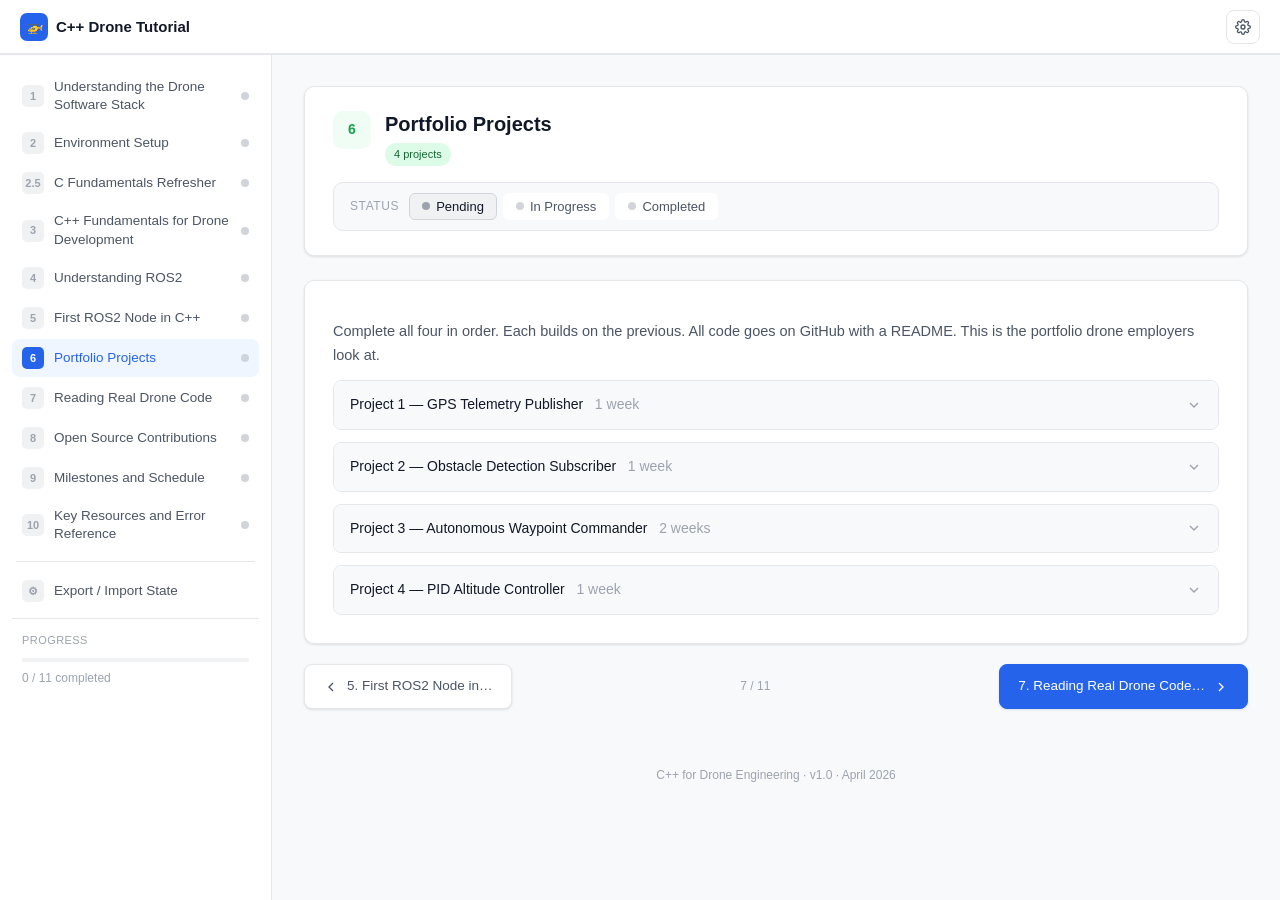
<file: pages/section-6.html>
<!DOCTYPE html>
<html lang="en">
<head>
<meta charset="UTF-8">
<meta name="viewport" content="width=device-width, initial-scale=1.0">
<title>Section 6 — Portfolio Projects</title>
<link rel="stylesheet" href="../css/styles.css">
</head>
<body>
<div id="page-content">

  <p>Complete all four in order. Each builds on the previous. All code goes on GitHub with a README. This is the portfolio drone employers look at.</p>

  <!-- Project 1 -->
  <div class="sub-section" id="s6-1">
    <div class="sub-header" onclick="toggleSub('s6-1')">
      <div class="sub-title">Project 1 — GPS Telemetry Publisher &nbsp; <span style="font-weight:400;color:var(--text3);">1 week</span></div>
      <svg class="sub-chevron" viewBox="0 0 24 24" fill="none" stroke="currentColor" stroke-width="2"><polyline points="6 9 12 15 18 9"/></svg>
    </div>
    <div class="sub-body">
      <p><strong>What it does:</strong> Publishes simulated GPS data at 10Hz on <code>/gps/fix</code>.<br><strong>Concepts:</strong> Node structure, publishers, timers, sensor message types.</p>
      <pre>ros2 pkg create --build-type ament_cmake telemetry_node \
  --dependencies rclcpp sensor_msgs</pre>
      <pre>class TelemetryNode : public rclcpp::Node {
public:
    TelemetryNode() : Node("telemetry") {
        publisher_ = create_publisher&lt;sensor_msgs::msg::NavSatFix&gt;("/gps/fix", 10);
        timer_ = create_wall_timer(100ms, [this]() { publish_gps(); });
    }
private:
    void publish_gps() {
        auto msg = sensor_msgs::msg::NavSatFix();
        msg.latitude  = 23.8103 + (counter_ * 0.0001);
        msg.longitude = 90.4125 + (counter_ * 0.0001);
        msg.altitude  = 100.0;
        publisher_-&gt;publish(msg);
        counter_++;
    }
    rclcpp::Publisher&lt;sensor_msgs::msg::NavSatFix&gt;::SharedPtr publisher_;
    rclcpp::TimerBase::SharedPtr timer_;
    int counter_ = 0;
};</pre>
      <h4>Completion checklist</h4>
      <ul class="checklist" id="cl-p1">
        <li><input type="checkbox" id="p1a"><label for="p1a">Node runs and publishes on <code>/gps/fix</code></label></li>
        <li><input type="checkbox" id="p1b"><label for="p1b"><code>ros2 topic hz /gps/fix</code> shows ~10 Hz</label></li>
        <li><input type="checkbox" id="p1c"><label for="p1c">Pushed to GitHub with README showing sample output</label></li>
      </ul>
    </div>
  </div>

  <!-- Project 2 -->
  <div class="sub-section" id="s6-2">
    <div class="sub-header" onclick="toggleSub('s6-2')">
      <div class="sub-title">Project 2 — Obstacle Detection Subscriber &nbsp; <span style="font-weight:400;color:var(--text3);">1 week</span></div>
      <svg class="sub-chevron" viewBox="0 0 24 24" fill="none" stroke="currentColor" stroke-width="2"><polyline points="6 9 12 15 18 9"/></svg>
    </div>
    <div class="sub-body">
      <p><strong>What it does:</strong> Reads lidar data, logs warning when obstacle is within 5m.<br><strong>Concepts:</strong> Subscribers, callbacks, processing sensor arrays, invalid reading filtering.</p>
      <pre>void process_scan(const sensor_msgs::msg::LaserScan::SharedPtr msg) {
    float closest = std::numeric_limits&lt;float&gt;::max();
    for (float r : msg-&gt;ranges) {
        if (std::isfinite(r) &amp;&amp; r &gt;= msg-&gt;range_min &amp;&amp; r &lt;= msg-&gt;range_max)
            closest = std::min(closest, r);
    }
    if (closest &lt; 5.0f)
        RCLCPP_WARN(get_logger(), "OBSTACLE at %.2fm!", closest);
}</pre>
      <pre># Test without hardware
ros2 topic pub /scan sensor_msgs/msg/LaserScan \
  "{range_min: 0.1, range_max: 30.0, ranges: [3.0, 10.0, 15.0]}"</pre>
      <h4>Completion checklist</h4>
      <ul class="checklist" id="cl-p2">
        <li><input type="checkbox" id="p2a"><label for="p2a">Warning appears when range &lt; 5m in test data</label></li>
        <li><input type="checkbox" id="p2b"><label for="p2b">Invalid readings (inf, nan) are filtered correctly</label></li>
        <li><input type="checkbox" id="p2c"><label for="p2c">Pushed to GitHub</label></li>
      </ul>
    </div>
  </div>

  <!-- Project 3 -->
  <div class="sub-section" id="s6-3">
    <div class="sub-header" onclick="toggleSub('s6-3')">
      <div class="sub-title">Project 3 — Autonomous Waypoint Commander &nbsp; <span style="font-weight:400;color:var(--text3);">2 weeks</span></div>
      <svg class="sub-chevron" viewBox="0 0 24 24" fill="none" stroke="currentColor" stroke-width="2"><polyline points="6 9 12 15 18 9"/></svg>
    </div>
    <div class="sub-body">
      <p><strong>What it does:</strong> Flies drone through 4 GPS waypoints autonomously using a state machine.<br><strong>Concepts:</strong> State machines, MAVSDK, ArduPilot integration, autonomous mission execution.</p>
      <pre>pip3 install mavsdk</pre>
      <pre># State machine
CONNECTING → ARMING → TAKEOFF → WAYPOINT_1 →
WAYPOINT_2 → WAYPOINT_3 → WAYPOINT_4 → LANDING</pre>
      <pre># Run with SITL
# Terminal 1: sim_vehicle.py -v ArduCopter --console --map
# Terminal 2: python3 scripts/waypoint_mission.py</pre>
      <h4>Completion checklist</h4>
      <ul class="checklist" id="cl-p3">
        <li><input type="checkbox" id="p3a"><label for="p3a">Python mission script connects to SITL</label></li>
        <li><input type="checkbox" id="p3b"><label for="p3b">Drone flies 4-point square on the map</label></li>
        <li><input type="checkbox" id="p3c"><label for="p3c">Screen recording of flight in README</label></li>
        <li><input type="checkbox" id="p3d"><label for="p3d">State machine logic documented in README</label></li>
        <li><input type="checkbox" id="p3e"><label for="p3e">(Bonus) C++ state machine version implemented</label></li>
      </ul>
    </div>
  </div>

  <!-- Project 4 -->
  <div class="sub-section" id="s6-4">
    <div class="sub-header" onclick="toggleSub('s6-4')">
      <div class="sub-title">Project 4 — PID Altitude Controller &nbsp; <span style="font-weight:400;color:var(--text3);">1 week</span></div>
      <svg class="sub-chevron" viewBox="0 0 24 24" fill="none" stroke="currentColor" stroke-width="2"><polyline points="6 9 12 15 18 9"/></svg>
    </div>
    <div class="sub-body">
      <p><strong>What it does:</strong> Maintains target altitude using a PID controller.<br><strong>Concepts:</strong> Control theory, real-time constraints, floating point precision, anti-windup.</p>
      <pre>class PIDController {
public:
    PIDController(float kp, float ki, float kd, float min, float max)
        : kp_(kp), ki_(ki), kd_(kd), min_(min), max_(max) {}

    float compute(float setpoint, float measurement, float dt) {
        float error = setpoint - measurement;
        integral_ = std::clamp(integral_ + error * dt, -10.0f, 10.0f);
        float d = (dt &gt; 0) ? (error - prev_error_) / dt : 0;
        prev_error_ = error;
        return std::clamp(kp_*error + ki_*integral_ + kd_*d, min_, max_);
    }
private:
    float kp_, ki_, kd_, min_, max_;
    float integral_ = 0, prev_error_ = 0;
};</pre>
      <h4>PID Tuning Guide</h4>
      <pre>1. Start: Kp=1.0, Ki=0.0, Kd=0.0
2. Increase Kp until response is fast but starts to oscillate
3. Add Kd=0.1 to dampen oscillation
4. Add Ki=0.001 only if there is steady-state error</pre>
      <pre># Test with fake altitude
ros2 topic pub /drone/altitude std_msgs/msg/Float64 "data: 30.0"
# Throttle should increase (below 50m target)

ros2 topic pub /drone/altitude std_msgs/msg/Float64 "data: 60.0"
# Throttle should decrease (above 50m target)</pre>
      <h4>Completion checklist</h4>
      <ul class="checklist" id="cl-p4">
        <li><input type="checkbox" id="p4a"><label for="p4a">PID class is separate from the ROS2 node (good design)</label></li>
        <li><input type="checkbox" id="p4b"><label for="p4b">Anti-windup implemented and explained in README</label></li>
        <li><input type="checkbox" id="p4c"><label for="p4c">README explains what each K value does</label></li>
        <li><input type="checkbox" id="p4d"><label for="p4d">Graph or table showing altitude convergence in README</label></li>
      </ul>
    </div>
  </div>

</div>
<script src="../js/app.js"></script>
<script>initPage('s6', '../');</script>
</body>
</html>
</file>
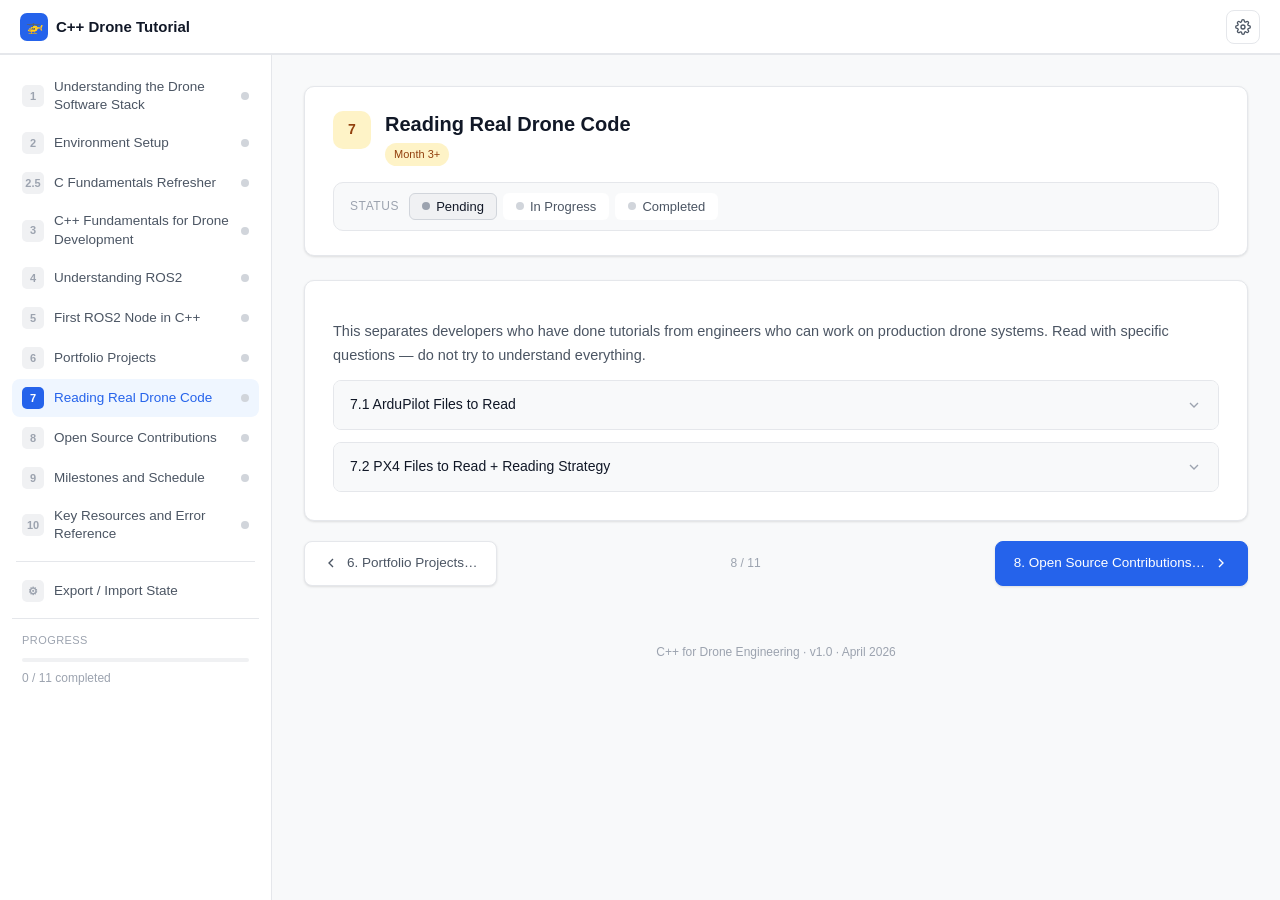
<file: pages/section-7.html>
<!DOCTYPE html>
<html lang="en">
<head>
<meta charset="UTF-8">
<meta name="viewport" content="width=device-width, initial-scale=1.0">
<title>Section 7 — Reading Real Drone Code</title>
<link rel="stylesheet" href="../css/styles.css">
</head>
<body>
<div id="page-content">

  <p>This separates developers who have done tutorials from engineers who can work on production drone systems. Read with specific questions — do not try to understand everything.</p>

  <!-- 7.1 -->
  <div class="sub-section" id="s7-1">
    <div class="sub-header" onclick="toggleSub('s7-1')">
      <div class="sub-title">7.1 ArduPilot Files to Read</div>
      <svg class="sub-chevron" viewBox="0 0 24 24" fill="none" stroke="currentColor" stroke-width="2"><polyline points="6 9 12 15 18 9"/></svg>
    </div>
    <div class="sub-body">
      <pre>git clone https://github.com/ArduPilot/ardupilot.git</pre>
      <table>
        <tr><th>File</th><th>Compare to</th><th>Questions to answer</th></tr>
        <tr><td><code>libraries/AC_AttitudeControl/AC_PosControl.cpp</code></td><td>Project 4 (PID)</td><td>How is dt handled? What safety checks exist?</td></tr>
        <tr><td><code>ArduCopter/mode_auto.cpp</code></td><td>Project 3 (waypoints)</td><td>How many states does a production autopilot have?</td></tr>
        <tr><td><code>ArduCopter/failsafe.cpp</code></td><td>(not in projects)</td><td>What events trigger failsafe? How are priorities set?</td></tr>
      </table>
    </div>
  </div>

  <!-- 7.2 -->
  <div class="sub-section" id="s7-2">
    <div class="sub-header" onclick="toggleSub('s7-2')">
      <div class="sub-title">7.2 PX4 Files to Read + Reading Strategy</div>
      <svg class="sub-chevron" viewBox="0 0 24 24" fill="none" stroke="currentColor" stroke-width="2"><polyline points="6 9 12 15 18 9"/></svg>
    </div>
    <div class="sub-body">
      <pre>git clone https://github.com/PX4/PX4-Autopilot.git

# Position controller
PX4-Autopilot/src/modules/mc_pos_control/MulticopterPositionControl.cpp

# MAVLink handling
PX4-Autopilot/src/modules/mavlink/mavlink_receiver.cpp</pre>
      <h4>Reading strategy</h4>
      <pre>1. Find the class definition — what data does it hold?
2. Find the main update loop (update(), run(), execute())
3. Read only that loop first — ignore everything else
4. Trace one specific behavior end to end
5. Write down one difference from the tutorial version and why</pre>
      <div class="callout callout-info">The goal is not to understand everything — it's to find the same patterns you learned (PID, state machines, publishers) in production code. Each match builds pattern recognition.</div>
    </div>
  </div>

</div>
<script src="../js/app.js"></script>
<script>initPage('s7', '../');</script>
</body>
</html>
</file>
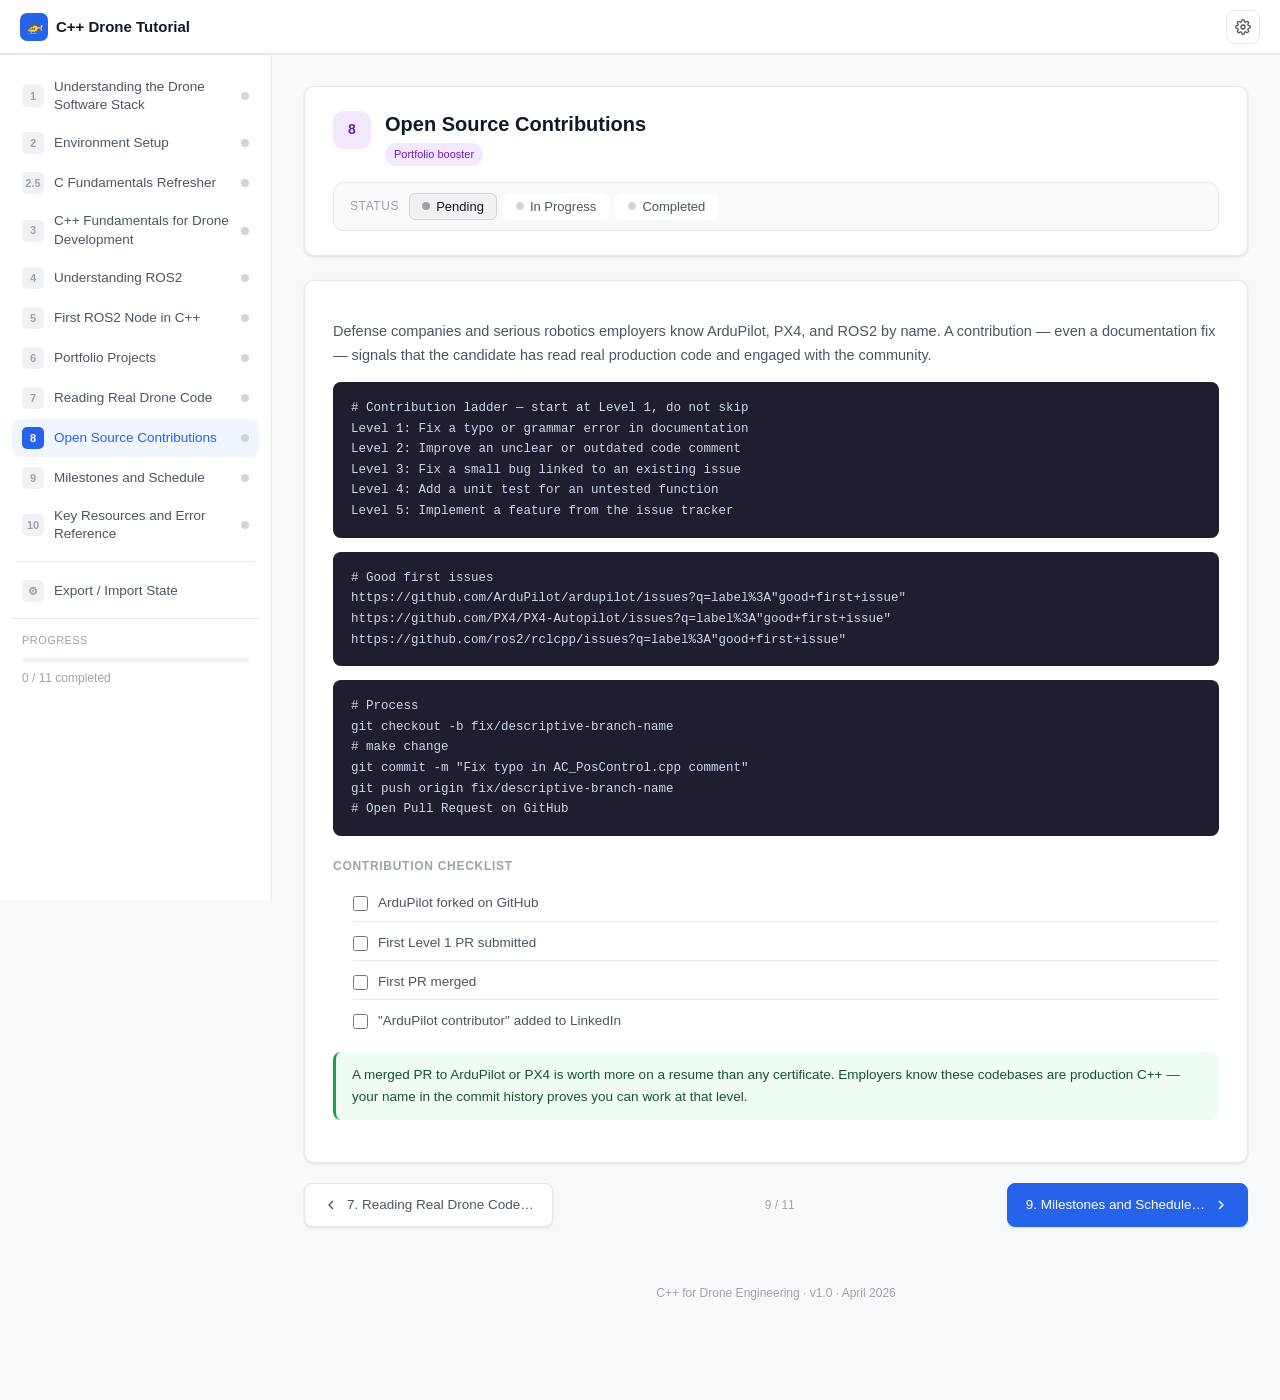
<file: pages/section-8.html>
<!DOCTYPE html>
<html lang="en">
<head>
<meta charset="UTF-8">
<meta name="viewport" content="width=device-width, initial-scale=1.0">
<title>Section 8 — Open Source Contributions</title>
<link rel="stylesheet" href="../css/styles.css">
</head>
<body>
<div id="page-content">

  <p>Defense companies and serious robotics employers know ArduPilot, PX4, and ROS2 by name. A contribution — even a documentation fix — signals that the candidate has read real production code and engaged with the community.</p>

  <pre># Contribution ladder — start at Level 1, do not skip
Level 1: Fix a typo or grammar error in documentation
Level 2: Improve an unclear or outdated code comment
Level 3: Fix a small bug linked to an existing issue
Level 4: Add a unit test for an untested function
Level 5: Implement a feature from the issue tracker</pre>

  <pre># Good first issues
https://github.com/ArduPilot/ardupilot/issues?q=label%3A"good+first+issue"
https://github.com/PX4/PX4-Autopilot/issues?q=label%3A"good+first+issue"
https://github.com/ros2/rclcpp/issues?q=label%3A"good+first+issue"</pre>

  <pre># Process
git checkout -b fix/descriptive-branch-name
# make change
git commit -m "Fix typo in AC_PosControl.cpp comment"
git push origin fix/descriptive-branch-name
# Open Pull Request on GitHub</pre>

  <h4>Contribution checklist</h4>
  <ul class="checklist" id="cl-oss">
    <li><input type="checkbox" id="oss1"><label for="oss1">ArduPilot forked on GitHub</label></li>
    <li><input type="checkbox" id="oss2"><label for="oss2">First Level 1 PR submitted</label></li>
    <li><input type="checkbox" id="oss3"><label for="oss3">First PR merged</label></li>
    <li><input type="checkbox" id="oss4"><label for="oss4">"ArduPilot contributor" added to LinkedIn</label></li>
  </ul>

  <div class="callout callout-success">A merged PR to ArduPilot or PX4 is worth more on a resume than any certificate. Employers know these codebases are production C++ — your name in the commit history proves you can work at that level.</div>

</div>
<script src="../js/app.js"></script>
<script>initPage('s8', '../');</script>
</body>
</html>
</file>
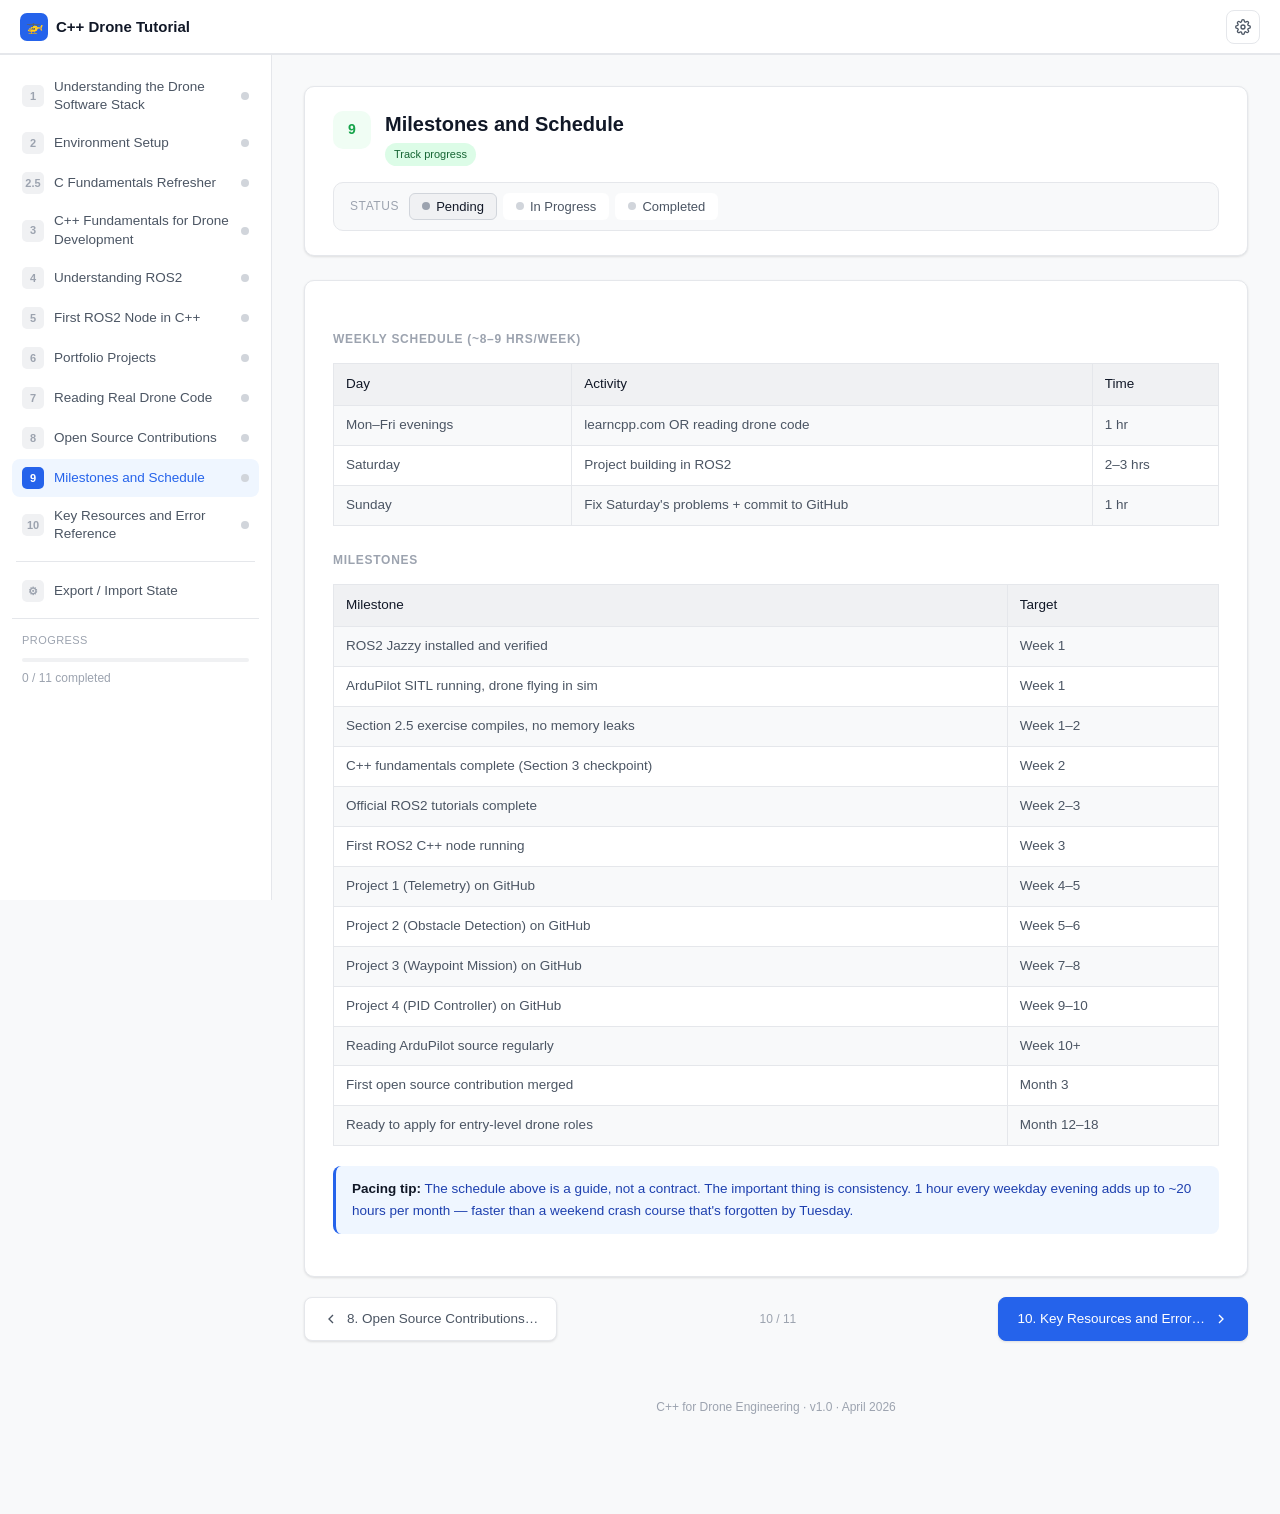
<file: pages/section-9.html>
<!DOCTYPE html>
<html lang="en">
<head>
<meta charset="UTF-8">
<meta name="viewport" content="width=device-width, initial-scale=1.0">
<title>Section 9 — Milestones and Schedule</title>
<link rel="stylesheet" href="../css/styles.css">
</head>
<body>
<div id="page-content">

  <h4>Weekly schedule (~8–9 hrs/week)</h4>
  <table>
    <tr><th>Day</th><th>Activity</th><th>Time</th></tr>
    <tr><td>Mon–Fri evenings</td><td>learncpp.com OR reading drone code</td><td>1 hr</td></tr>
    <tr><td>Saturday</td><td>Project building in ROS2</td><td>2–3 hrs</td></tr>
    <tr><td>Sunday</td><td>Fix Saturday's problems + commit to GitHub</td><td>1 hr</td></tr>
  </table>

  <h4 style="margin-top:24px;">Milestones</h4>
  <table>
    <tr><th>Milestone</th><th>Target</th></tr>
    <tr><td>ROS2 Jazzy installed and verified</td><td>Week 1</td></tr>
    <tr><td>ArduPilot SITL running, drone flying in sim</td><td>Week 1</td></tr>
    <tr><td>Section 2.5 exercise compiles, no memory leaks</td><td>Week 1–2</td></tr>
    <tr><td>C++ fundamentals complete (Section 3 checkpoint)</td><td>Week 2</td></tr>
    <tr><td>Official ROS2 tutorials complete</td><td>Week 2–3</td></tr>
    <tr><td>First ROS2 C++ node running</td><td>Week 3</td></tr>
    <tr><td>Project 1 (Telemetry) on GitHub</td><td>Week 4–5</td></tr>
    <tr><td>Project 2 (Obstacle Detection) on GitHub</td><td>Week 5–6</td></tr>
    <tr><td>Project 3 (Waypoint Mission) on GitHub</td><td>Week 7–8</td></tr>
    <tr><td>Project 4 (PID Controller) on GitHub</td><td>Week 9–10</td></tr>
    <tr><td>Reading ArduPilot source regularly</td><td>Week 10+</td></tr>
    <tr><td>First open source contribution merged</td><td>Month 3</td></tr>
    <tr><td>Ready to apply for entry-level drone roles</td><td>Month 12–18</td></tr>
  </table>

  <div class="callout callout-info" style="margin-top:20px;">
    <strong>Pacing tip:</strong> The schedule above is a guide, not a contract. The important thing is consistency. 1 hour every weekday evening adds up to ~20 hours per month — faster than a weekend crash course that's forgotten by Tuesday.
  </div>

</div>
<script src="../js/app.js"></script>
<script>initPage('s9', '../');</script>
</body>
</html>
</file>
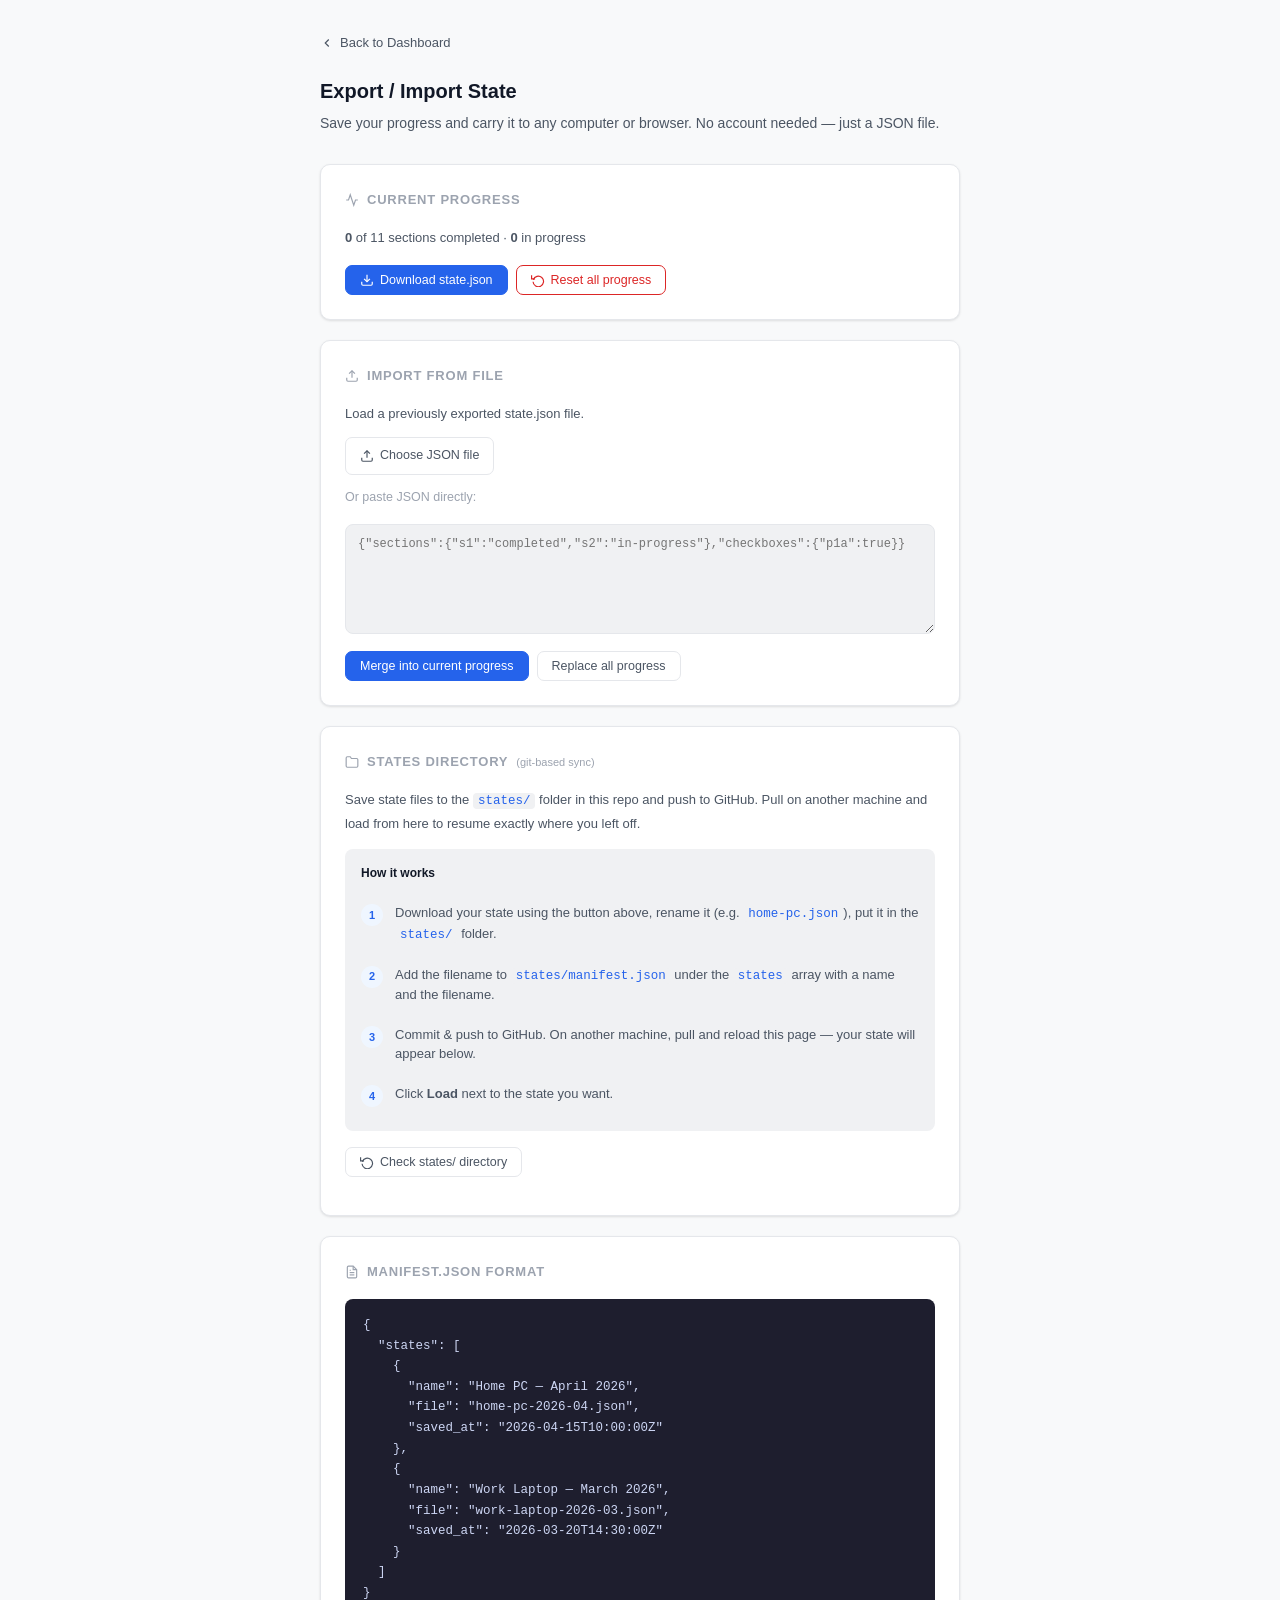
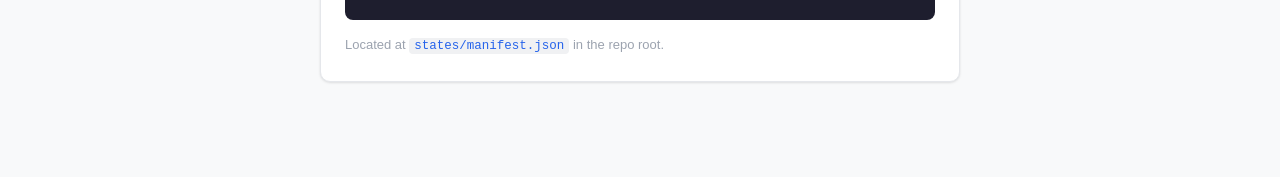
<file: pages/settings.html>
<!DOCTYPE html>
<html lang="en">
<head>
<meta charset="UTF-8">
<meta name="viewport" content="width=device-width, initial-scale=1.0">
<title>Export / Import State — C++ Drone Tutorial</title>
<link rel="stylesheet" href="../css/styles.css">
<style>
  .settings-layout { max-width: 680px; margin: 0 auto; padding: 32px 20px 80px; }
  .settings-layout h1 { font-size: 20px; font-weight: 700; margin-bottom: 4px; }
  .settings-layout > .desc { font-size: 14px; color: var(--text2); margin-bottom: 28px; }
  .section-title { font-size: 13px; font-weight: 600; color: var(--text3); text-transform: uppercase; letter-spacing: .06em; margin-bottom: 16px; display: flex; align-items: center; gap: 8px; }
  .file-step { display: flex; align-items: flex-start; gap: 12px; padding: 10px 0; }
  .file-step-num { width: 22px; height: 22px; border-radius: 50%; background: var(--accent-bg); color: var(--accent); font-size: 11px; font-weight: 700; display: flex; align-items: center; justify-content: center; flex-shrink: 0; margin-top: 1px; }
  .file-step-text { font-size: 13px; color: var(--text2); line-height: 1.5; }
  .state-entry { display: flex; align-items: center; gap: 12px; padding: 12px 16px; background: var(--bg2); border: 1px solid var(--border); border-radius: 8px; margin-bottom: 8px; }
  .state-entry .file-icon { width: 34px; height: 34px; background: var(--accent-bg); border-radius: 8px; display: flex; align-items: center; justify-content: center; color: var(--accent); flex-shrink: 0; }
  .state-entry-info { flex: 1; min-width: 0; }
  .state-entry-name { font-size: 13.5px; font-weight: 500; }
  .state-entry-meta { font-size: 12px; color: var(--text3); }
  .divider { height: 1px; background: var(--border); margin: 28px 0; }
  .back-link { display: inline-flex; align-items: center; gap: 6px; font-size: 13px; color: var(--text2); text-decoration: none; margin-bottom: 20px; }
  .back-link:hover { color: var(--text); }
</style>
</head>
<body>
<div class="settings-layout">

  <a href="../index.html" class="back-link">
    <svg width="14" height="14" fill="none" stroke="currentColor" stroke-width="2" viewBox="0 0 24 24"><polyline points="15 18 9 12 15 6"/></svg>
    Back to Dashboard
  </a>

  <h1>Export / Import State</h1>
  <p class="desc">Save your progress and carry it to any computer or browser. No account needed — just a JSON file.</p>

  <!-- ── CURRENT PROGRESS ── -->
  <div class="settings-section">
    <div class="section-title">
      <svg width="14" height="14" fill="none" stroke="currentColor" stroke-width="2" viewBox="0 0 24 24"><polyline points="22 12 18 12 15 21 9 3 6 12 2 12"/></svg>
      Current Progress
    </div>
    <div id="progressSummary" style="font-size:13px;color:var(--text2);margin-bottom:16px;"></div>
    <div style="display:flex;gap:8px;flex-wrap:wrap;">
      <button class="btn btn-primary" onclick="doExport()">
        <svg width="14" height="14" fill="none" stroke="currentColor" stroke-width="2" viewBox="0 0 24 24"><path d="M21 15v4a2 2 0 0 1-2 2H5a2 2 0 0 1-2-2v-4"/><polyline points="7 10 12 15 17 10"/><line x1="12" y1="15" x2="12" y2="3"/></svg>
        Download state.json
      </button>
      <button class="btn" onclick="doReset()" style="color:var(--red);border-color:currentColor;">
        <svg width="14" height="14" fill="none" stroke="currentColor" stroke-width="2" viewBox="0 0 24 24"><polyline points="1 4 1 10 7 10"/><path d="M3.51 15a9 9 0 1 0 .49-3.48"/></svg>
        Reset all progress
      </button>
    </div>
    <div class="alert alert-success" id="exportAlert">State downloaded!</div>
    <div class="alert alert-success" id="resetAlert">Progress cleared. Page will reload.</div>
  </div>

  <!-- ── IMPORT FROM FILE ── -->
  <div class="settings-section">
    <div class="section-title">
      <svg width="14" height="14" fill="none" stroke="currentColor" stroke-width="2" viewBox="0 0 24 24"><path d="M21 15v4a2 2 0 0 1-2 2H5a2 2 0 0 1-2-2v-4"/><polyline points="17 8 12 3 7 8"/><line x1="12" y1="3" x2="12" y2="15"/></svg>
      Import from File
    </div>
    <p style="font-size:13px;color:var(--text2);margin-bottom:12px;">Load a previously exported state.json file.</p>

    <div style="margin-bottom:12px;">
      <label class="btn" style="cursor:pointer;">
        <svg width="14" height="14" fill="none" stroke="currentColor" stroke-width="2" viewBox="0 0 24 24"><path d="M21 15v4a2 2 0 0 1-2 2H5a2 2 0 0 1-2-2v-4"/><polyline points="17 8 12 3 7 8"/><line x1="12" y1="3" x2="12" y2="15"/></svg>
        Choose JSON file
        <input type="file" accept=".json" id="fileInput" style="display:none;" onchange="handleFileInput(event)">
      </label>
    </div>

    <p style="font-size:12.5px;color:var(--text3);margin-bottom:8px;">Or paste JSON directly:</p>
    <textarea id="jsonInput" rows="6" placeholder='{"sections":{"s1":"completed","s2":"in-progress"},"checkboxes":{"p1a":true}}'></textarea>

    <div style="display:flex;gap:8px;margin-top:10px;flex-wrap:wrap;">
      <button class="btn btn-primary" onclick="doImportMerge()">Merge into current progress</button>
      <button class="btn" onclick="doImportReplace()">Replace all progress</button>
    </div>
    <div class="alert alert-success" id="importAlert">State imported! <a href="../index.html">Go to dashboard</a></div>
    <div class="alert alert-error" id="importError"></div>
  </div>

  <!-- ── STATES DIRECTORY ── -->
  <div class="settings-section">
    <div class="section-title">
      <svg width="14" height="14" fill="none" stroke="currentColor" stroke-width="2" viewBox="0 0 24 24"><path d="M22 19a2 2 0 0 1-2 2H4a2 2 0 0 1-2-2V5a2 2 0 0 1 2-2h5l2 3h9a2 2 0 0 1 2 2z"/></svg>
      States Directory
      <span style="font-size:11px;font-weight:400;color:var(--text3);text-transform:none;letter-spacing:0;">(git-based sync)</span>
    </div>

    <p style="font-size:13px;color:var(--text2);margin-bottom:14px;">
      Save state files to the <code>states/</code> folder in this repo and push to GitHub.
      Pull on another machine and load from here to resume exactly where you left off.
    </p>

    <div style="background:var(--bg3);border-radius:8px;padding:14px 16px;margin-bottom:16px;">
      <div style="font-size:12px;font-weight:600;color:var(--text);margin-bottom:10px;">How it works</div>
      <div class="file-step">
        <div class="file-step-num">1</div>
        <div class="file-step-text">Download your state using the button above, rename it (e.g. <code>home-pc.json</code>), put it in the <code>states/</code> folder.</div>
      </div>
      <div class="file-step">
        <div class="file-step-num">2</div>
        <div class="file-step-text">Add the filename to <code>states/manifest.json</code> under the <code>states</code> array with a name and the filename.</div>
      </div>
      <div class="file-step">
        <div class="file-step-num">3</div>
        <div class="file-step-text">Commit &amp; push to GitHub. On another machine, pull and reload this page — your state will appear below.</div>
      </div>
      <div class="file-step">
        <div class="file-step-num">4</div>
        <div class="file-step-text">Click <strong>Load</strong> next to the state you want.</div>
      </div>
    </div>

    <button class="btn" onclick="loadManifest()" id="loadManifestBtn">
      <svg width="14" height="14" fill="none" stroke="currentColor" stroke-width="2" viewBox="0 0 24 24"><polyline points="1 4 1 10 7 10"/><path d="M3.51 15a9 9 0 1 0 .49-3.48"/></svg>
      Check states/ directory
    </button>

    <div id="statesList" style="margin-top:14px;"></div>
    <div class="alert alert-error" id="manifestError"></div>
  </div>

  <!-- ── MANIFEST FORMAT ── -->
  <div class="settings-section">
    <div class="section-title">
      <svg width="14" height="14" fill="none" stroke="currentColor" stroke-width="2" viewBox="0 0 24 24"><path d="M14 2H6a2 2 0 0 0-2 2v16a2 2 0 0 0 2 2h12a2 2 0 0 0 2-2V8z"/><polyline points="14 2 14 8 20 8"/><line x1="16" y1="13" x2="8" y2="13"/><line x1="16" y1="17" x2="8" y2="17"/><polyline points="10 9 9 9 8 9"/></svg>
      manifest.json format
    </div>
    <pre>{
  "states": [
    {
      "name": "Home PC — April 2026",
      "file": "home-pc-2026-04.json",
      "saved_at": "2026-04-15T10:00:00Z"
    },
    {
      "name": "Work Laptop — March 2026",
      "file": "work-laptop-2026-03.json",
      "saved_at": "2026-03-20T14:30:00Z"
    }
  ]
}</pre>
    <p style="font-size:13px;color:var(--text3);margin-top:8px;">Located at <code>states/manifest.json</code> in the repo root.</p>
  </div>

</div>

<script src="../js/app.js"></script>
<script>
// ── Render progress summary ──
(function() {
  const state = getState();
  const completed = getCompletedCount();
  const inProgress = SECTIONS.filter(s => state.sections[s.id] === 'in-progress').length;
  document.getElementById('progressSummary').innerHTML =
    `<strong>${completed}</strong> of ${SECTIONS.length} sections completed · <strong>${inProgress}</strong> in progress`;
})();

// ── Export ──
function doExport() {
  const filename = exportState();
  const el = document.getElementById('exportAlert');
  el.textContent = `Downloaded: ${filename}`;
  el.style.display = 'block';
  setTimeout(() => el.style.display = 'none', 4000);
}

// ── Reset ──
function doReset() {
  if (!confirm('Reset ALL progress? This cannot be undone.')) return;
  clearState();
  const el = document.getElementById('resetAlert');
  el.style.display = 'block';
  setTimeout(() => location.href = '../index.html', 1500);
}

// ── Import from file ──
function handleFileInput(event) {
  const file = event.target.files[0];
  if (!file) return;
  const reader = new FileReader();
  reader.onload = e => {
    document.getElementById('jsonInput').value = e.target.result;
  };
  reader.readAsText(file);
}

function getJsonInput() {
  return document.getElementById('jsonInput').value.trim();
}

function showImportSuccess() {
  document.getElementById('importError').style.display = 'none';
  const el = document.getElementById('importAlert');
  el.style.display = 'block';
}

function showImportError(msg) {
  document.getElementById('importAlert').style.display = 'none';
  const el = document.getElementById('importError');
  el.textContent = 'Error: ' + msg;
  el.style.display = 'block';
}

function doImportMerge() {
  const json = getJsonInput();
  if (!json) { showImportError('No JSON provided'); return; }
  const result = importStateFromJSON(json);
  if (result.ok) showImportSuccess();
  else showImportError(result.error);
}

function doImportReplace() {
  const json = getJsonInput();
  if (!json) { showImportError('No JSON provided'); return; }
  if (!confirm('This will replace all current progress. Continue?')) return;
  const result = replaceStateFromJSON(json);
  if (result.ok) showImportSuccess();
  else showImportError(result.error);
}

// ── States directory ──
async function loadManifest() {
  const btn = document.getElementById('loadManifestBtn');
  btn.textContent = 'Checking...';
  btn.disabled = true;

  const manifest = await loadStatesManifest('../');

  btn.disabled = false;
  btn.innerHTML = `
    <svg width="14" height="14" fill="none" stroke="currentColor" stroke-width="2" viewBox="0 0 24 24"><polyline points="1 4 1 10 7 10"/><path d="M3.51 15a9 9 0 1 0 .49-3.48"/></svg>
    Refresh`;

  const listEl = document.getElementById('statesList');
  const errEl = document.getElementById('manifestError');

  if (!manifest.states || manifest.states.length === 0) {
    listEl.innerHTML = `<p style="font-size:13px;color:var(--text3);padding:12px 0;">
      No state files found in <code>states/</code> directory.
      ${location.protocol === 'file:' ? '<br><em>Note: checking the states/ directory requires serving this via HTTP (e.g. <code>python3 -m http.server</code>).</em>' : ''}
    </p>`;
    errEl.style.display = 'none';
    return;
  }

  errEl.style.display = 'none';
  listEl.innerHTML = manifest.states.map((s, i) => `
    <div class="state-entry">
      <div class="file-icon">
        <svg width="16" height="16" fill="none" stroke="currentColor" stroke-width="2" viewBox="0 0 24 24"><path d="M14 2H6a2 2 0 0 0-2 2v16a2 2 0 0 0 2 2h12a2 2 0 0 0 2-2V8z"/><polyline points="14 2 14 8 20 8"/></svg>
      </div>
      <div class="state-entry-info">
        <div class="state-entry-name">${s.name || s.file}</div>
        <div class="state-entry-meta">${s.file}${s.saved_at ? ' · saved ' + new Date(s.saved_at).toLocaleDateString() : ''}</div>
      </div>
      <button class="btn" onclick="loadStateEntry(${i})">Load</button>
    </div>
  `).join('');

  // Store manifest for loadStateEntry
  window._manifest = manifest;
}

async function loadStateEntry(idx) {
  const entry = window._manifest.states[idx];
  if (!entry) return;
  try {
    const data = await loadStateFile('../', entry.file);
    const json = JSON.stringify(data);
    if (!confirm(`Load "${entry.name || entry.file}"? This will merge into your current progress.`)) return;
    const result = importStateFromJSON(json);
    if (result.ok) {
      showImportSuccess();
    } else {
      alert('Error loading state: ' + result.error);
    }
  } catch(e) {
    alert('Could not load file: ' + e.message);
  }
}
</script>
</body>
</html>
</file>
<file: css/styles.css>
/* ═══════════════════════════════════════════
   C++ Drone Tutorial — Shared Styles
   ═══════════════════════════════════════════ */

*, *::before, *::after { box-sizing: border-box; margin: 0; padding: 0; }

:root {
  --bg: #ffffff;
  --bg2: #f8f9fa;
  --bg3: #f0f1f3;
  --border: #e5e7eb;
  --border2: #d1d5db;
  --text: #111827;
  --text2: #4b5563;
  --text3: #9ca3af;
  --accent: #2563eb;
  --accent-hover: #1d4ed8;
  --accent-bg: #eff6ff;
  --green: #16a34a;
  --green-bg: #f0fdf4;
  --green-border: #bbf7d0;
  --amber: #d97706;
  --amber-bg: #fffbeb;
  --amber-border: #fde68a;
  --red: #dc2626;
  --code-bg: #1e1e2e;
  --code-text: #cdd6f4;
  --sidebar-width: 272px;
  --header-height: 54px;
  --radius: 10px;
  --shadow: 0 1px 3px rgba(0,0,0,.08), 0 1px 2px rgba(0,0,0,.04);
  --shadow-md: 0 4px 12px rgba(0,0,0,.1);

  /* Tag colors */
  --tag-blue: #1d4ed8;
  --tag-blue-bg: #dbeafe;
  --tag-green: #166534;
  --tag-green-bg: #dcfce7;
  --tag-amber: #92400e;
  --tag-amber-bg: #fef3c7;
  --tag-purple: #6b21a8;
  --tag-purple-bg: #f3e8ff;
  --tag-orange: #c2410c;
  --tag-orange-bg: #fff7ed;
}

html { scroll-behavior: smooth; }

body {
  font-family: -apple-system, BlinkMacSystemFont, 'Segoe UI', Roboto, 'Helvetica Neue', sans-serif;
  background: var(--bg2);
  color: var(--text);
  font-size: 15px;
  line-height: 1.7;
  min-height: 100vh;
}

/* ─── HEADER ───────────────────────────────── */
.site-header {
  position: fixed;
  top: 0; left: 0; right: 0;
  height: var(--header-height);
  background: var(--bg);
  border-bottom: 1px solid var(--border);
  display: flex;
  align-items: center;
  gap: 12px;
  padding: 0 20px;
  z-index: 100;
  box-shadow: 0 1px 0 var(--border);
}

.header-logo {
  display: flex;
  align-items: center;
  gap: 8px;
  text-decoration: none;
  color: var(--text);
  font-weight: 600;
  font-size: 15px;
  white-space: nowrap;
}

.header-logo .logo-icon {
  width: 28px; height: 28px;
  background: var(--accent);
  border-radius: 7px;
  display: flex; align-items: center; justify-content: center;
  color: white;
  font-size: 14px;
  flex-shrink: 0;
}

.header-spacer { flex: 1; }

.header-actions { display: flex; align-items: center; gap: 8px; }

.btn-icon {
  width: 34px; height: 34px;
  display: flex; align-items: center; justify-content: center;
  border: 1px solid var(--border);
  border-radius: 8px;
  background: var(--bg);
  color: var(--text2);
  cursor: pointer;
  text-decoration: none;
  transition: all .15s;
}
.btn-icon:hover { background: var(--bg3); color: var(--text); }

.btn-menu {
  display: none;
  width: 34px; height: 34px;
  align-items: center; justify-content: center;
  border: 1px solid var(--border);
  border-radius: 8px;
  background: var(--bg);
  color: var(--text2);
  cursor: pointer;
  transition: all .15s;
}
.btn-menu:hover { background: var(--bg3); }

/* ─── LAYOUT ────────────────────────────────── */
.layout {
  display: flex;
  padding-top: var(--header-height);
  min-height: 100vh;
}

/* ─── SIDEBAR ───────────────────────────────── */
.sidebar {
  width: var(--sidebar-width);
  flex-shrink: 0;
  position: fixed;
  top: var(--header-height);
  left: 0;
  bottom: 0;
  background: var(--bg);
  border-right: 1px solid var(--border);
  overflow-y: auto;
  padding: 16px 12px;
  z-index: 50;
  transition: transform .25s ease;
}

.sidebar-section-list { list-style: none; }

.sidebar-item {
  margin-bottom: 2px;
}

.sidebar-link {
  display: flex;
  align-items: center;
  gap: 10px;
  padding: 8px 10px;
  border-radius: 8px;
  text-decoration: none;
  color: var(--text2);
  font-size: 13.5px;
  transition: all .12s;
  position: relative;
}

.sidebar-link:hover { background: var(--bg2); color: var(--text); }
.sidebar-link.active { background: var(--accent-bg); color: var(--accent); font-weight: 500; }
.sidebar-link.active .sidebar-num { background: var(--accent); color: white; }

.sidebar-num {
  width: 22px; height: 22px;
  border-radius: 5px;
  display: flex; align-items: center; justify-content: center;
  font-size: 11px; font-weight: 600;
  background: var(--bg3);
  color: var(--text3);
  flex-shrink: 0;
}

.sidebar-title { flex: 1; line-height: 1.35; }

.sidebar-status {
  width: 8px; height: 8px;
  border-radius: 50%;
  flex-shrink: 0;
  background: var(--border2);
}
.sidebar-status.completed { background: var(--green); }
.sidebar-status.in-progress { background: var(--amber); }

.sidebar-divider {
  height: 1px;
  background: var(--border);
  margin: 10px 4px;
}

.sidebar-footer {
  padding: 12px 10px 4px;
  border-top: 1px solid var(--border);
  margin-top: 8px;
}

.sidebar-progress-label {
  font-size: 11px;
  color: var(--text3);
  font-weight: 500;
  text-transform: uppercase;
  letter-spacing: .04em;
  margin-bottom: 8px;
}

.sidebar-progress-track {
  height: 4px;
  background: var(--bg3);
  border-radius: 99px;
  overflow: hidden;
  margin-bottom: 6px;
}

.sidebar-progress-fill {
  height: 100%;
  background: var(--accent);
  border-radius: 99px;
  transition: width .4s ease;
}

.sidebar-progress-count {
  font-size: 12px;
  color: var(--text3);
}

/* ─── MAIN CONTENT ──────────────────────────── */
.main {
  flex: 1;
  margin-left: var(--sidebar-width);
  padding: 32px 32px 80px;
  min-width: 0;
}

/* ─── SECTION PAGE HEADER ───────────────────── */
.page-header {
  background: var(--bg);
  border: 1px solid var(--border);
  border-radius: var(--radius);
  padding: 24px 28px;
  margin-bottom: 24px;
  box-shadow: var(--shadow);
}

.page-header-top {
  display: flex;
  align-items: flex-start;
  gap: 14px;
  margin-bottom: 16px;
}

.section-num-badge {
  width: 38px; height: 38px;
  border-radius: 10px;
  display: flex; align-items: center; justify-content: center;
  font-size: 14px; font-weight: 700;
  flex-shrink: 0;
}

.page-header-info { flex: 1; }

.page-header-info h1 {
  font-size: 20px;
  font-weight: 600;
  line-height: 1.3;
  margin-bottom: 6px;
}

.page-header-meta {
  display: flex;
  align-items: center;
  gap: 8px;
  flex-wrap: wrap;
}

/* ─── STATUS PICKER ─────────────────────────── */
.status-picker {
  display: flex;
  align-items: center;
  gap: 6px;
  background: var(--bg2);
  border: 1px solid var(--border);
  border-radius: var(--radius);
  padding: 10px 16px;
  flex-wrap: wrap;
}

.status-picker-label {
  font-size: 12px;
  font-weight: 500;
  color: var(--text3);
  text-transform: uppercase;
  letter-spacing: .05em;
  margin-right: 4px;
}

.status-btn {
  display: flex;
  align-items: center;
  gap: 6px;
  padding: 5px 12px;
  border-radius: 6px;
  border: 1.5px solid transparent;
  background: var(--bg);
  color: var(--text2);
  font-size: 13px;
  font-weight: 500;
  cursor: pointer;
  transition: all .12s;
}

.status-btn:hover { background: var(--bg3); }

.status-btn .dot {
  width: 8px; height: 8px;
  border-radius: 50%;
  background: var(--border2);
  flex-shrink: 0;
}

.status-btn[data-status="pending"].active {
  border-color: var(--border2);
  background: var(--bg3);
  color: var(--text);
}
.status-btn[data-status="pending"].active .dot { background: var(--text3); }

.status-btn[data-status="in-progress"].active {
  border-color: var(--amber-border);
  background: var(--amber-bg);
  color: var(--amber);
}
.status-btn[data-status="in-progress"].active .dot { background: var(--amber); }

.status-btn[data-status="completed"].active {
  border-color: var(--green-border);
  background: var(--green-bg);
  color: var(--green);
}
.status-btn[data-status="completed"].active .dot { background: var(--green); }

/* ─── SECTION CONTENT ───────────────────────── */
.section-content {
  background: var(--bg);
  border: 1px solid var(--border);
  border-radius: var(--radius);
  padding: 28px;
  margin-bottom: 20px;
  box-shadow: var(--shadow);
}

.section-content p { color: var(--text2); margin: 10px 0; font-size: 14.5px; }
.section-content h4 { font-size: 12px; font-weight: 600; color: var(--text3); margin: 20px 0 8px; text-transform: uppercase; letter-spacing: .06em; }
.section-content h3 { font-size: 16px; font-weight: 600; color: var(--text); margin: 20px 0 8px; }
.section-content strong { color: var(--text); }
.section-content ul { margin: 10px 0 10px 20px; color: var(--text2); font-size: 14.5px; }
.section-content li { margin-bottom: 4px; }

/* Code blocks */
pre {
  background: var(--code-bg);
  color: var(--code-text);
  border-radius: 8px;
  padding: 16px 18px;
  overflow-x: auto;
  font-size: 12.5px;
  line-height: 1.65;
  margin: 14px 0;
  font-family: 'JetBrains Mono', 'Fira Code', 'Cascadia Code', 'Consolas', monospace;
  position: relative;
}

code {
  background: var(--bg3);
  color: var(--accent);
  border-radius: 4px;
  padding: 1px 5px;
  font-size: 12.5px;
  font-family: 'JetBrains Mono', 'Fira Code', 'Consolas', monospace;
}
pre code { background: none; color: inherit; padding: 0; font-size: inherit; }

/* Callouts */
.callout {
  border-radius: 8px;
  padding: 12px 16px;
  margin: 14px 0;
  font-size: 13.5px;
  line-height: 1.6;
}
.callout-info  { background: var(--accent-bg); border-left: 3px solid var(--accent); color: #1e40af; }
.callout-success { background: var(--green-bg); border-left: 3px solid var(--green); color: #14532d; }
.callout-warning { background: var(--amber-bg); border-left: 3px solid var(--amber); color: #78350f; }
.callout pre { margin: 8px 0 0; }

/* Tables */
table { width: 100%; border-collapse: collapse; margin: 14px 0; font-size: 13.5px; }
th { background: var(--bg3); color: var(--text); font-weight: 500; padding: 9px 12px; text-align: left; border: 1px solid var(--border); }
td { padding: 8px 12px; border: 1px solid var(--border); color: var(--text2); vertical-align: top; }
tr:nth-child(even) td { background: var(--bg2); }

/* Checklists */
.checklist { list-style: none; margin: 12px 0; }
.checklist li {
  display: flex; align-items: flex-start; gap: 10px;
  padding: 7px 0;
  font-size: 13.5px; color: var(--text2);
  border-bottom: 1px solid var(--border);
}
.checklist li:last-child { border-bottom: none; }
.checklist li input[type=checkbox] {
  margin-top: 3px; flex-shrink: 0; cursor: pointer;
  width: 15px; height: 15px; accent-color: var(--accent);
}
.checklist li label { cursor: pointer; line-height: 1.5; }
.checklist li.done label { text-decoration: line-through; color: var(--text3); }

/* Stack diagram */
.stack { font-family: monospace; font-size: 13px; background: var(--bg3); border-radius: 8px; padding: 16px; margin: 14px 0; }
.stack-layer { padding: 8px 14px; border-radius: 6px; margin: 4px 0; font-size: 13px; }

/* Tags */
.tag {
  font-size: 11px; font-weight: 500;
  padding: 2px 9px; border-radius: 99px;
  white-space: nowrap; display: inline-block;
}

/* ─── SUB-SECTIONS (accordion) ───────────────── */
.sub-section {
  border: 1px solid var(--border);
  border-radius: 8px;
  margin-top: 12px;
  overflow: hidden;
  transition: box-shadow .12s;
}
.sub-section:hover { box-shadow: 0 2px 8px rgba(0,0,0,.05); }

.sub-header {
  display: flex; align-items: center; gap: 10px;
  padding: 12px 16px;
  cursor: pointer;
  user-select: none;
  background: var(--bg2);
  transition: background .12s;
}
.sub-header:hover { background: var(--bg3); }

.sub-title { font-size: 14px; font-weight: 500; flex: 1; color: var(--text); }
.sub-chevron { width: 16px; height: 16px; color: var(--text3); transition: transform .2s; flex-shrink: 0; }
.sub-section.open .sub-chevron { transform: rotate(180deg); }

.sub-body { display: none; padding: 18px; border-top: 1px solid var(--border); }
.sub-section.open .sub-body { display: block; }

/* ─── SECTION NAV ───────────────────────────── */
.section-nav {
  display: flex;
  justify-content: space-between;
  align-items: center;
  gap: 12px;
  margin-top: 8px;
}

.nav-btn {
  display: flex;
  align-items: center;
  gap: 8px;
  padding: 10px 18px;
  border-radius: 8px;
  border: 1px solid var(--border);
  background: var(--bg);
  color: var(--text2);
  font-size: 13.5px;
  font-weight: 500;
  text-decoration: none;
  cursor: pointer;
  transition: all .15s;
  box-shadow: var(--shadow);
}
.nav-btn:hover { background: var(--bg3); color: var(--text); border-color: var(--border2); }
.nav-btn.primary {
  background: var(--accent);
  color: white;
  border-color: var(--accent);
}
.nav-btn.primary:hover { background: var(--accent-hover); border-color: var(--accent-hover); }
.nav-btn.disabled { opacity: .4; pointer-events: none; }

.nav-center {
  font-size: 12px;
  color: var(--text3);
  text-align: center;
}

/* ─── INDEX / DASHBOARD ─────────────────────── */
.dashboard { max-width: 800px; margin: 0 auto; }

.dashboard-header {
  background: var(--bg);
  border: 1px solid var(--border);
  border-radius: var(--radius);
  padding: 28px 32px;
  margin-bottom: 20px;
  box-shadow: var(--shadow);
}

.dashboard-header h1 {
  font-size: 22px;
  font-weight: 700;
  margin-bottom: 6px;
}

.dashboard-header p {
  color: var(--text2);
  font-size: 14px;
  margin-bottom: 20px;
}

.meta-grid {
  display: grid;
  grid-template-columns: repeat(auto-fit, minmax(180px, 1fr));
  gap: 10px;
}

.meta-item {
  background: var(--bg2);
  border: 1px solid var(--border);
  border-radius: 8px;
  padding: 12px 14px;
}

.meta-label {
  font-size: 11px; font-weight: 500;
  color: var(--text3);
  text-transform: uppercase;
  letter-spacing: .05em;
  margin-bottom: 4px;
}

.meta-value { font-size: 13px; color: var(--text); }

.prereq-list { list-style: none; margin-top: 6px; }
.prereq-list li { font-size: 13px; color: var(--text2); padding: 1px 0; }
.prereq-list li::before { content: "✓ "; color: var(--green); }

/* Progress card */
.progress-card {
  background: var(--bg);
  border: 1px solid var(--border);
  border-radius: var(--radius);
  padding: 18px 24px;
  margin-bottom: 20px;
  display: flex;
  align-items: center;
  gap: 16px;
  box-shadow: var(--shadow);
}

.progress-label { font-size: 13px; font-weight: 500; color: var(--text2); white-space: nowrap; }
.progress-track { flex: 1; height: 6px; background: var(--bg3); border-radius: 99px; overflow: hidden; }
.progress-fill { height: 100%; background: var(--accent); border-radius: 99px; width: 0%; transition: width .5s ease; }
.progress-count { font-size: 13px; color: var(--text3); white-space: nowrap; min-width: 60px; text-align: right; }

/* Toolbar */
.toolbar {
  display: flex; gap: 8px;
  margin-bottom: 16px;
  flex-wrap: wrap;
}

.btn {
  font-size: 12.5px; font-weight: 500;
  padding: 7px 14px; border-radius: 7px;
  border: 1px solid var(--border);
  background: var(--bg); color: var(--text2);
  cursor: pointer; transition: all .12s;
  text-decoration: none;
  display: inline-flex; align-items: center; gap: 6px;
}
.btn:hover { background: var(--bg3); color: var(--text); border-color: var(--border2); }
.btn.btn-primary {
  background: var(--accent); color: white; border-color: var(--accent);
}
.btn.btn-primary:hover { background: var(--accent-hover); border-color: var(--accent-hover); }

/* Section list on dashboard */
.section-list { display: flex; flex-direction: column; gap: 6px; }

.section-card {
  background: var(--bg);
  border: 1px solid var(--border);
  border-radius: var(--radius);
  display: flex;
  align-items: center;
  gap: 14px;
  padding: 14px 18px;
  text-decoration: none;
  color: var(--text);
  transition: all .15s;
  box-shadow: var(--shadow);
}
.section-card:hover {
  border-color: var(--accent);
  box-shadow: 0 0 0 3px var(--accent-bg);
  transform: translateY(-1px);
}

.section-card .snum {
  width: 34px; height: 34px;
  border-radius: 9px;
  display: flex; align-items: center; justify-content: center;
  font-size: 13px; font-weight: 700;
  flex-shrink: 0;
}

.section-card-body { flex: 1; min-width: 0; }
.section-card-title { font-size: 14.5px; font-weight: 500; color: var(--text); }
.section-card-meta { display: flex; align-items: center; gap: 8px; margin-top: 3px; }

.section-card-status {
  display: flex;
  align-items: center;
  gap: 5px;
  font-size: 12px;
  font-weight: 500;
  padding: 3px 10px;
  border-radius: 99px;
  white-space: nowrap;
  flex-shrink: 0;
}
.section-card-status.pending { background: var(--bg3); color: var(--text3); }
.section-card-status.in-progress { background: var(--amber-bg); color: var(--amber); }
.section-card-status.completed { background: var(--green-bg); color: var(--green); }

.section-card-status::before {
  content: '';
  width: 7px; height: 7px;
  border-radius: 50%;
  background: currentColor;
}

.section-card-arrow {
  color: var(--text3);
  flex-shrink: 0;
}

/* ─── SETTINGS PAGE ─────────────────────────── */
.settings-container { max-width: 720px; }

.settings-section {
  background: var(--bg);
  border: 1px solid var(--border);
  border-radius: var(--radius);
  padding: 24px;
  margin-bottom: 20px;
  box-shadow: var(--shadow);
}

.settings-section h2 {
  font-size: 15px;
  font-weight: 600;
  margin-bottom: 4px;
}

.settings-section .desc {
  font-size: 13px;
  color: var(--text3);
  margin-bottom: 16px;
}

.state-file-list { display: flex; flex-direction: column; gap: 8px; margin-top: 12px; }

.state-file-item {
  display: flex;
  align-items: center;
  gap: 12px;
  padding: 12px 16px;
  background: var(--bg2);
  border: 1px solid var(--border);
  border-radius: 8px;
}

.state-file-item .file-icon {
  width: 32px; height: 32px;
  background: var(--accent-bg);
  border-radius: 7px;
  display: flex; align-items: center; justify-content: center;
  color: var(--accent);
  font-size: 14px;
  flex-shrink: 0;
}

.state-file-info { flex: 1; min-width: 0; }
.state-file-name { font-size: 13.5px; font-weight: 500; color: var(--text); }
.state-file-meta { font-size: 12px; color: var(--text3); margin-top: 1px; }

textarea {
  width: 100%;
  font-family: 'JetBrains Mono', 'Fira Code', monospace;
  font-size: 12px;
  padding: 12px;
  border: 1px solid var(--border);
  border-radius: 8px;
  background: var(--bg3);
  color: var(--text);
  resize: vertical;
  margin-top: 8px;
}
textarea:focus { outline: none; border-color: var(--accent); box-shadow: 0 0 0 3px var(--accent-bg); }

.alert {
  padding: 10px 14px;
  border-radius: 8px;
  font-size: 13px;
  margin-top: 10px;
  display: none;
}
.alert-success { background: var(--green-bg); color: #14532d; border: 1px solid var(--green-border); }
.alert-error { background: #fef2f2; color: #991b1b; border: 1px solid #fecaca; }

/* ─── RESPONSIVE ────────────────────────────── */
@media (max-width: 768px) {
  .sidebar {
    transform: translateX(-100%);
    z-index: 200;
    box-shadow: var(--shadow-md);
  }
  .sidebar.open { transform: translateX(0); }

  .main { margin-left: 0; padding: 20px 16px 60px; }

  .btn-menu { display: flex; }

  .section-content { padding: 20px; }
  .page-header { padding: 18px 20px; }
  .dashboard-header { padding: 20px; }

  .sidebar-overlay {
    display: none;
    position: fixed;
    inset: 0;
    background: rgba(0,0,0,.3);
    z-index: 150;
  }
  .sidebar-overlay.active { display: block; }
}

@media (max-width: 520px) {
  .section-nav { flex-direction: column; }
  .nav-btn { width: 100%; justify-content: center; }
  .meta-grid { grid-template-columns: 1fr; }
  .status-picker { gap: 4px; }
  .status-btn { padding: 5px 9px; font-size: 12px; }
}

/* ─── STANDALONE (no sidebar) layout ────────── */
.layout-standalone .main { margin-left: 0; }

/* ─── FOOTER ────────────────────────────────── */
.page-footer {
  text-align: center;
  font-size: 12px;
  color: var(--text3);
  margin-top: 40px;
  padding: 16px;
}
</file>
